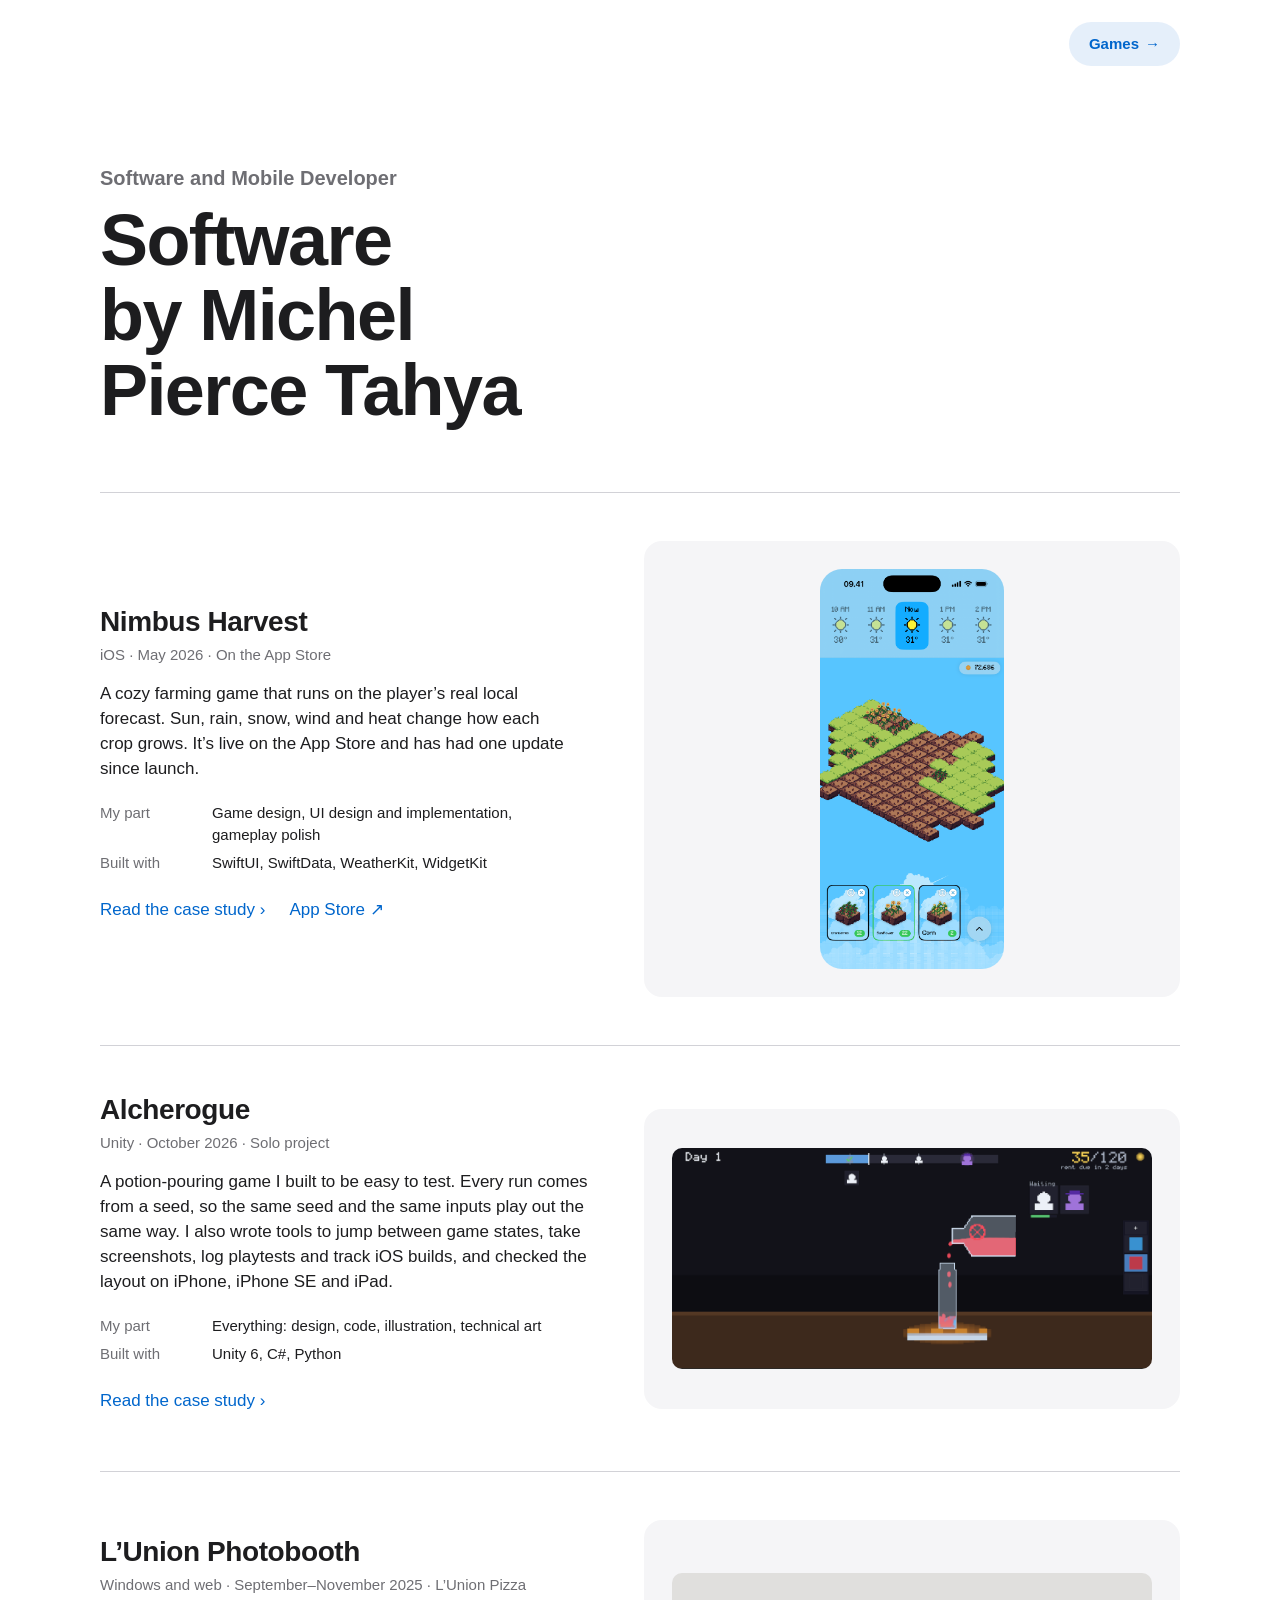
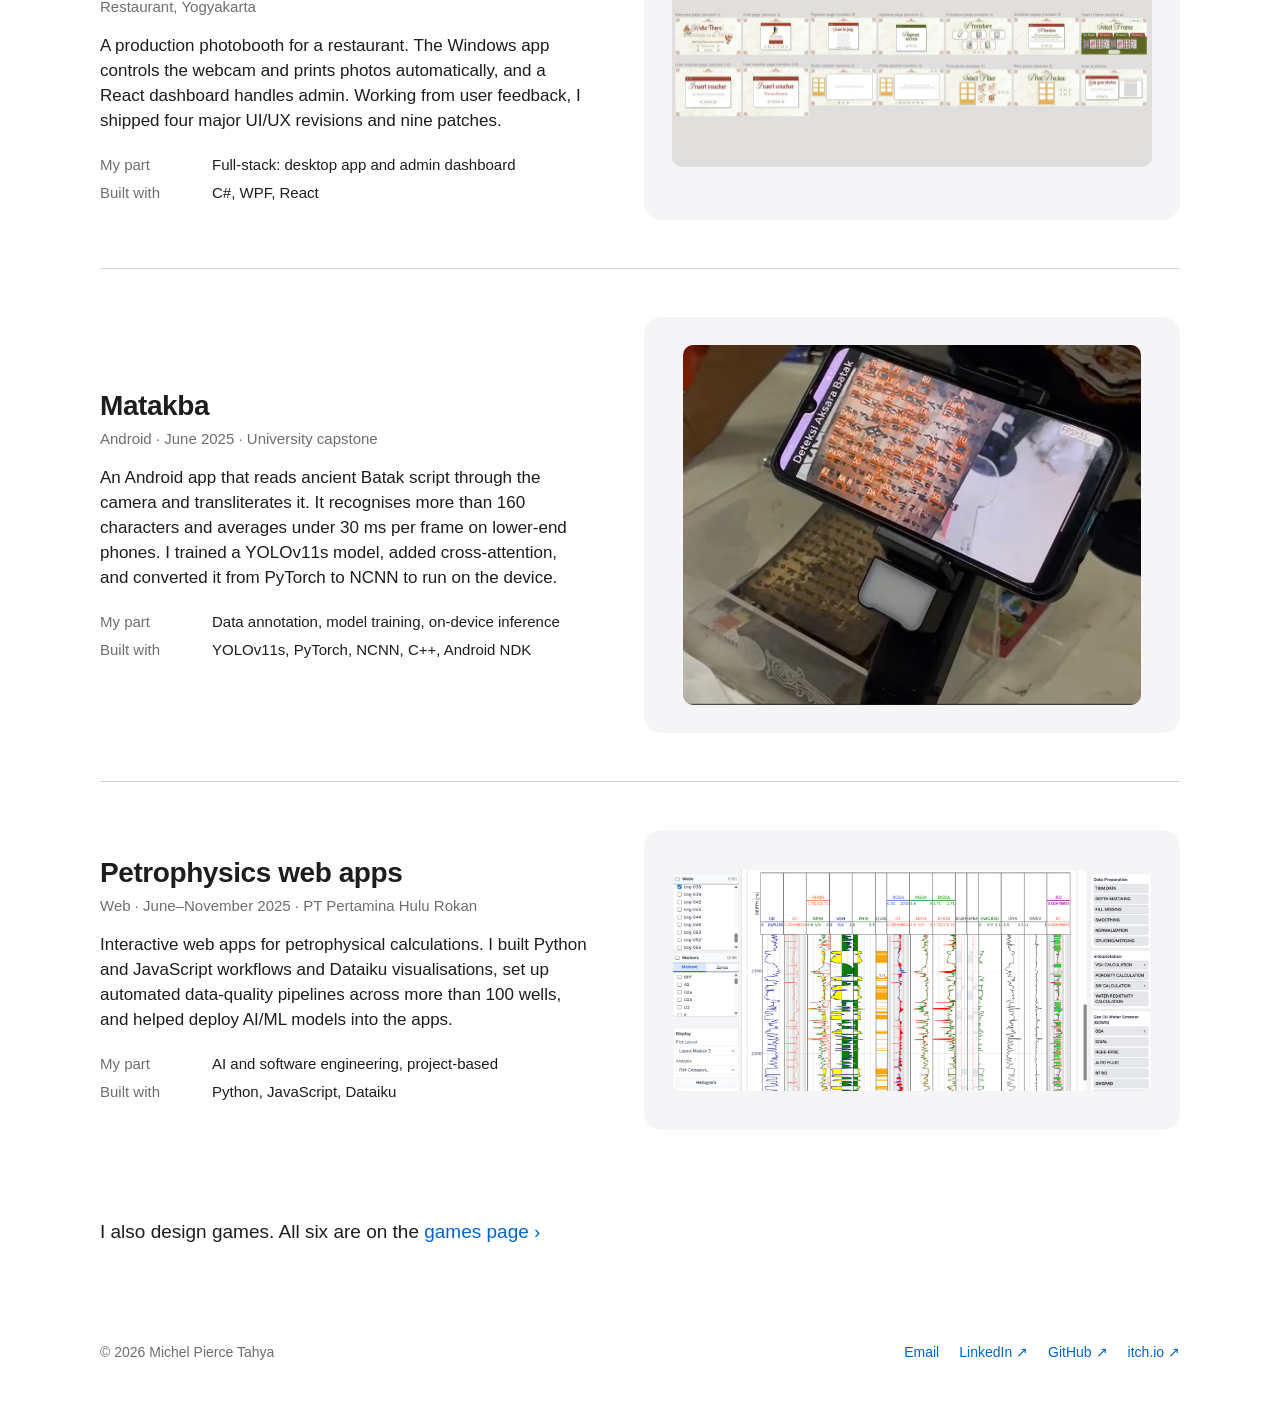
<file: index.html>
<!doctype html>
<html lang="en">
  <head>
    <meta charset="UTF-8" />
    <meta name="viewport" content="width=device-width, initial-scale=1" />
    <meta name="description" content="iOS, Android, desktop and web projects by Michel Pierce Tahya, a software and mobile developer." />
    <meta name="theme-color" content="#ffffff" media="(prefers-color-scheme: light)" />
    <meta name="theme-color" content="#000000" media="(prefers-color-scheme: dark)" />
    <title>Software by Michel Pierce Tahya</title>
    <link rel="stylesheet" href="styles.css" />
  </head>
  <body>
    <header class="wrap">
      <nav class="topbar topbar-end" aria-label="Portfolio sections"><a class="button" href="games/">Games <span aria-hidden="true">→</span></a></nav>
      <div class="page-header">
        <p class="eyebrow">Software and Mobile Developer</p>
        <h1>Software by Michel Pierce Tahya</h1>
      </div>
    </header>

    <main class="wrap" aria-label="Software projects">
      <article class="work">
        <div>
          <h2><a href="games/nimbus-harvest.html">Nimbus Harvest</a></h2>
          <p class="meta">iOS · <time datetime="2026-05-25">May 2026</time> · On the App Store</p>
          <p class="summary">A cozy farming game that runs on the player’s real local forecast. Sun, rain, snow, wind and heat change how each crop grows. It’s live on the App Store and has had one update since launch.</p>
          <dl class="facts">
            <div><dt>My part</dt><dd>Game design, UI design and implementation, gameplay polish</dd></div>
            <div><dt>Built with</dt><dd>SwiftUI, SwiftData, WeatherKit, WidgetKit</dd></div>
          </dl>
          <ul class="links"><li><a href="games/nimbus-harvest.html">Read the case study ›</a></li><li><a href="https://apps.apple.com/id/app/nimbus-harvest/id6770053044" target="_blank" rel="noreferrer">App Store ↗</a></li></ul>
        </div>
        <a class="work-media" href="games/nimbus-harvest.html" tabindex="-1" aria-hidden="true"><img class="phone" src="assets/nimbus-harvest/farm_page.png" width="1206" height="2622" alt="Nimbus Harvest farm on a sunny day" /></a>
      </article>
      <article class="work">
        <div>
          <h2><a href="games/alcherogue.html">Alcherogue</a></h2>
          <p class="meta">Unity · <time datetime="2026-10-08">October 2026</time> · Solo project</p>
          <p class="summary">A potion-pouring game I built to be easy to test. Every run comes from a seed, so the same seed and the same inputs play out the same way. I also wrote tools to jump between game states, take screenshots, log playtests and track iOS builds, and checked the layout on iPhone, iPhone SE and iPad.</p>
          <dl class="facts">
            <div><dt>My part</dt><dd>Everything: design, code, illustration, technical art</dd></div>
            <div><dt>Built with</dt><dd>Unity 6, C#, Python</dd></div>
          </dl>
          <ul class="links"><li><a href="games/alcherogue.html">Read the case study ›</a></li></ul>
        </div>
        <a class="work-media" href="games/alcherogue.html" tabindex="-1" aria-hidden="true"><img src="assets/alcherogue/pouring_gameplay.png" width="2258" height="1040" alt="Alcherogue potion pouring gameplay" loading="lazy" /></a>
      </article>
      <article class="work">
        <div>
          <h2>L’Union Photobooth</h2>
          <p class="meta">Windows and web · <time datetime="2025-09">September</time>–<time datetime="2025-11">November 2025</time> · L’Union Pizza Restaurant, Yogyakarta</p>
          <p class="summary">A production photobooth for a restaurant. The Windows app controls the webcam and prints photos automatically, and a React dashboard handles admin. Working from user feedback, I shipped four major UI/UX revisions and nine patches.</p>
          <dl class="facts">
            <div><dt>My part</dt><dd>Full-stack: desktop app and admin dashboard</dd></div>
            <div><dt>Built with</dt><dd>C#, WPF, React</dd></div>
          </dl>
        </div>
        <div class="work-media"><img src="assets/software/lunion-photobooth-ui.jpg" width="1920" height="777" alt="L’Union Photobooth screens, from the welcome screen through payment, capture and printing" loading="lazy" /></div>
      </article>
      <article class="work">
        <div>
          <h2>Matakba</h2>
          <p class="meta">Android · <time datetime="2025-06">June 2025</time> · University capstone</p>
          <p class="summary">An Android app that reads ancient Batak script through the camera and transliterates it. It recognises more than 160 characters and averages under 30 ms per frame on lower-end phones. I trained a YOLOv11s model, added cross-attention, and converted it from PyTorch to NCNN to run on the device.</p>
          <dl class="facts">
            <div><dt>My part</dt><dd>Data annotation, model training, on-device inference</dd></div>
            <div><dt>Built with</dt><dd>YOLOv11s, PyTorch, NCNN, C++, Android NDK</dd></div>
          </dl>
        </div>
        <div class="work-media"><img src="assets/software/matakba-live-recognition.png" width="817" height="643" alt="Matakba recognising Batak characters live through a phone camera" loading="lazy" /></div>
      </article>
      <article class="work">
        <div>
          <h2>Petrophysics web apps</h2>
          <p class="meta">Web · <time datetime="2025-06">June</time>–<time datetime="2025-11">November 2025</time> · PT Pertamina Hulu Rokan</p>
          <p class="summary">Interactive web apps for petrophysical calculations. I built Python and JavaScript workflows and Dataiku visualisations, set up automated data-quality pipelines across more than 100 wells, and helped deploy AI/ML models into the apps.</p>
          <dl class="facts">
            <div><dt>My part</dt><dd>AI and software engineering, project-based</dd></div>
            <div><dt>Built with</dt><dd>Python, JavaScript, Dataiku</dd></div>
          </dl>
        </div>
        <div class="work-media"><img src="assets/software/well-logging-analysis.png" width="1400" height="643" alt="Well-log analysis app with several petrophysical tracks and controls" loading="lazy" /></div>
      </article>
      <p class="more">I also design games. All six are on the <a href="games/">games page ›</a></p>
    </main>

    <footer class="site-footer wrap">
      <p>© <span id="year">2026</span> Michel Pierce Tahya</p>
      <ul aria-label="Contact">
        <li><a href="mailto:michelpiercetahya@gmail.com">Email</a></li>
        <li><a href="https://www.linkedin.com/in/micheltahya/" target="_blank" rel="noreferrer">LinkedIn ↗</a></li>
        <li><a href="https://github.com/MichelPT" target="_blank" rel="noreferrer">GitHub ↗</a></li>
        <li><a href="https://obil.itch.io" target="_blank" rel="noreferrer">itch.io ↗</a></li>
      </ul>
    </footer>
    <script src="script.js"></script>
  </body>
</html>
</file>
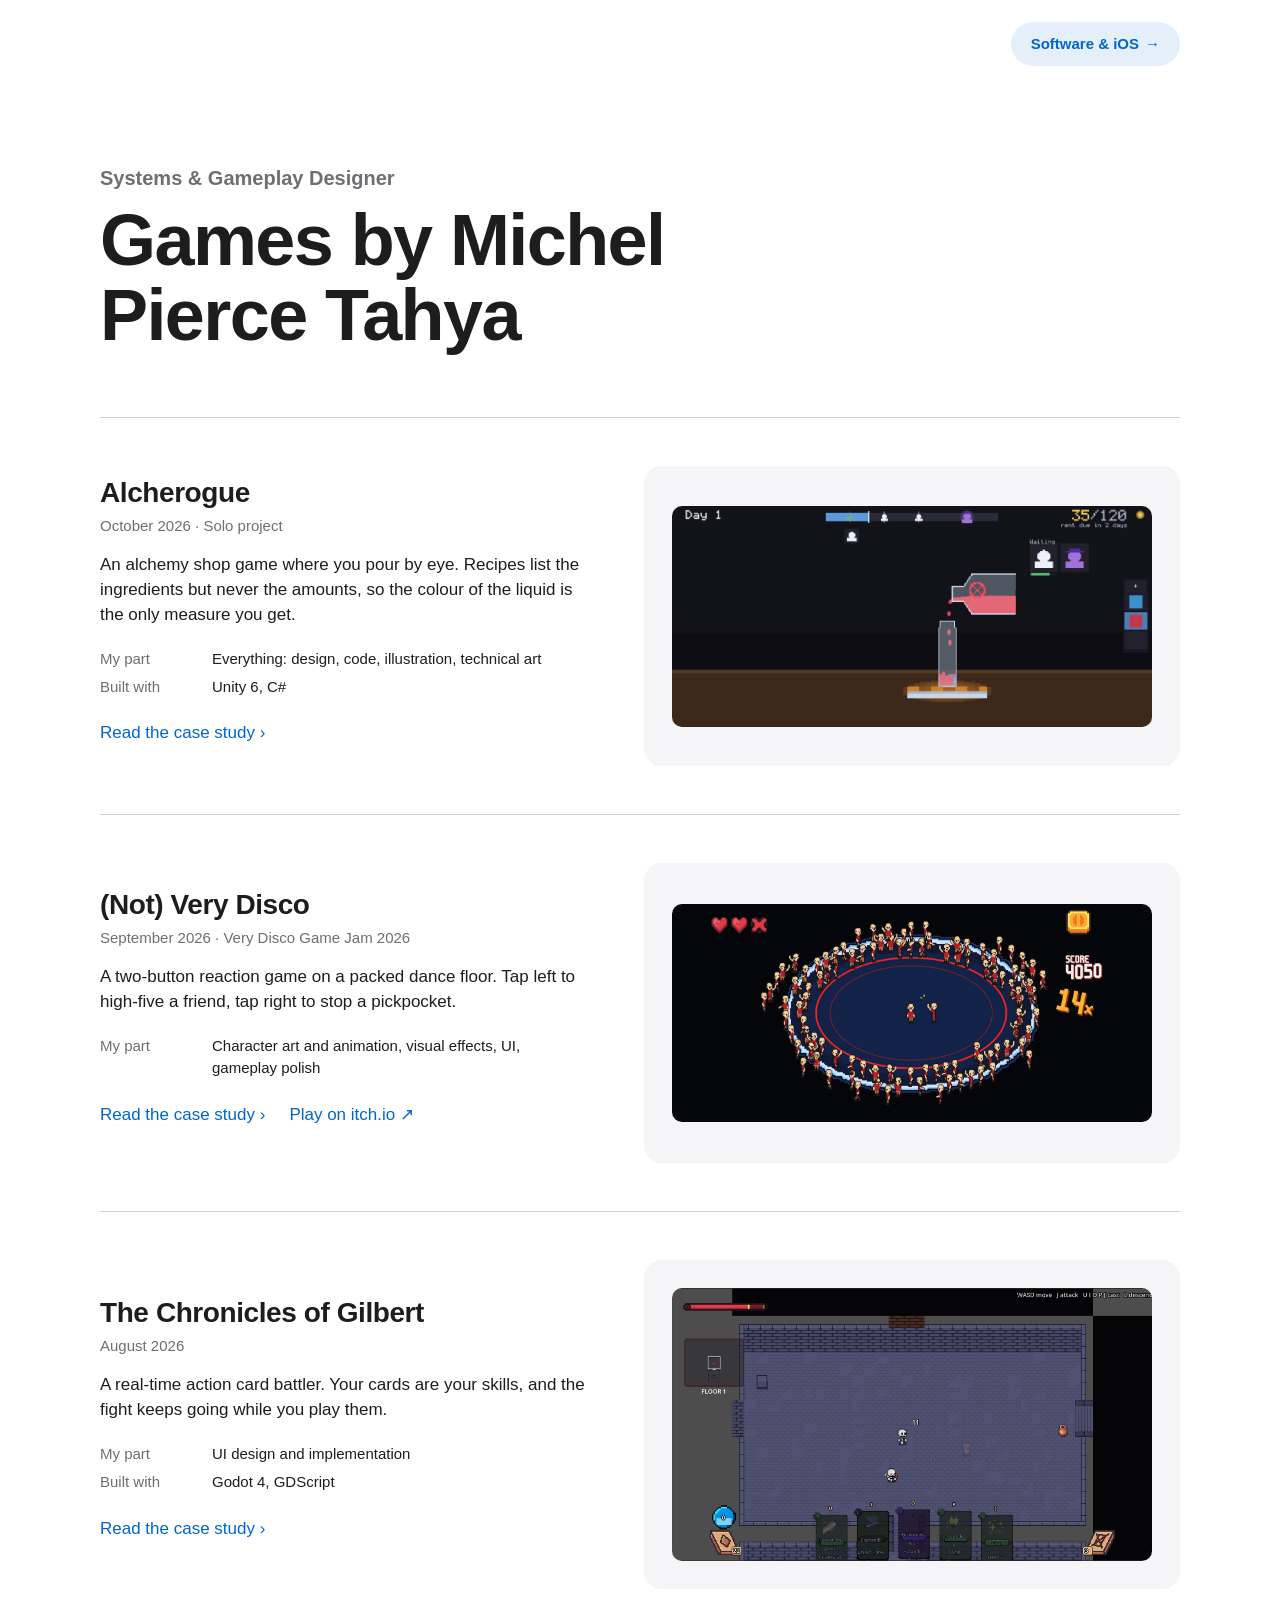
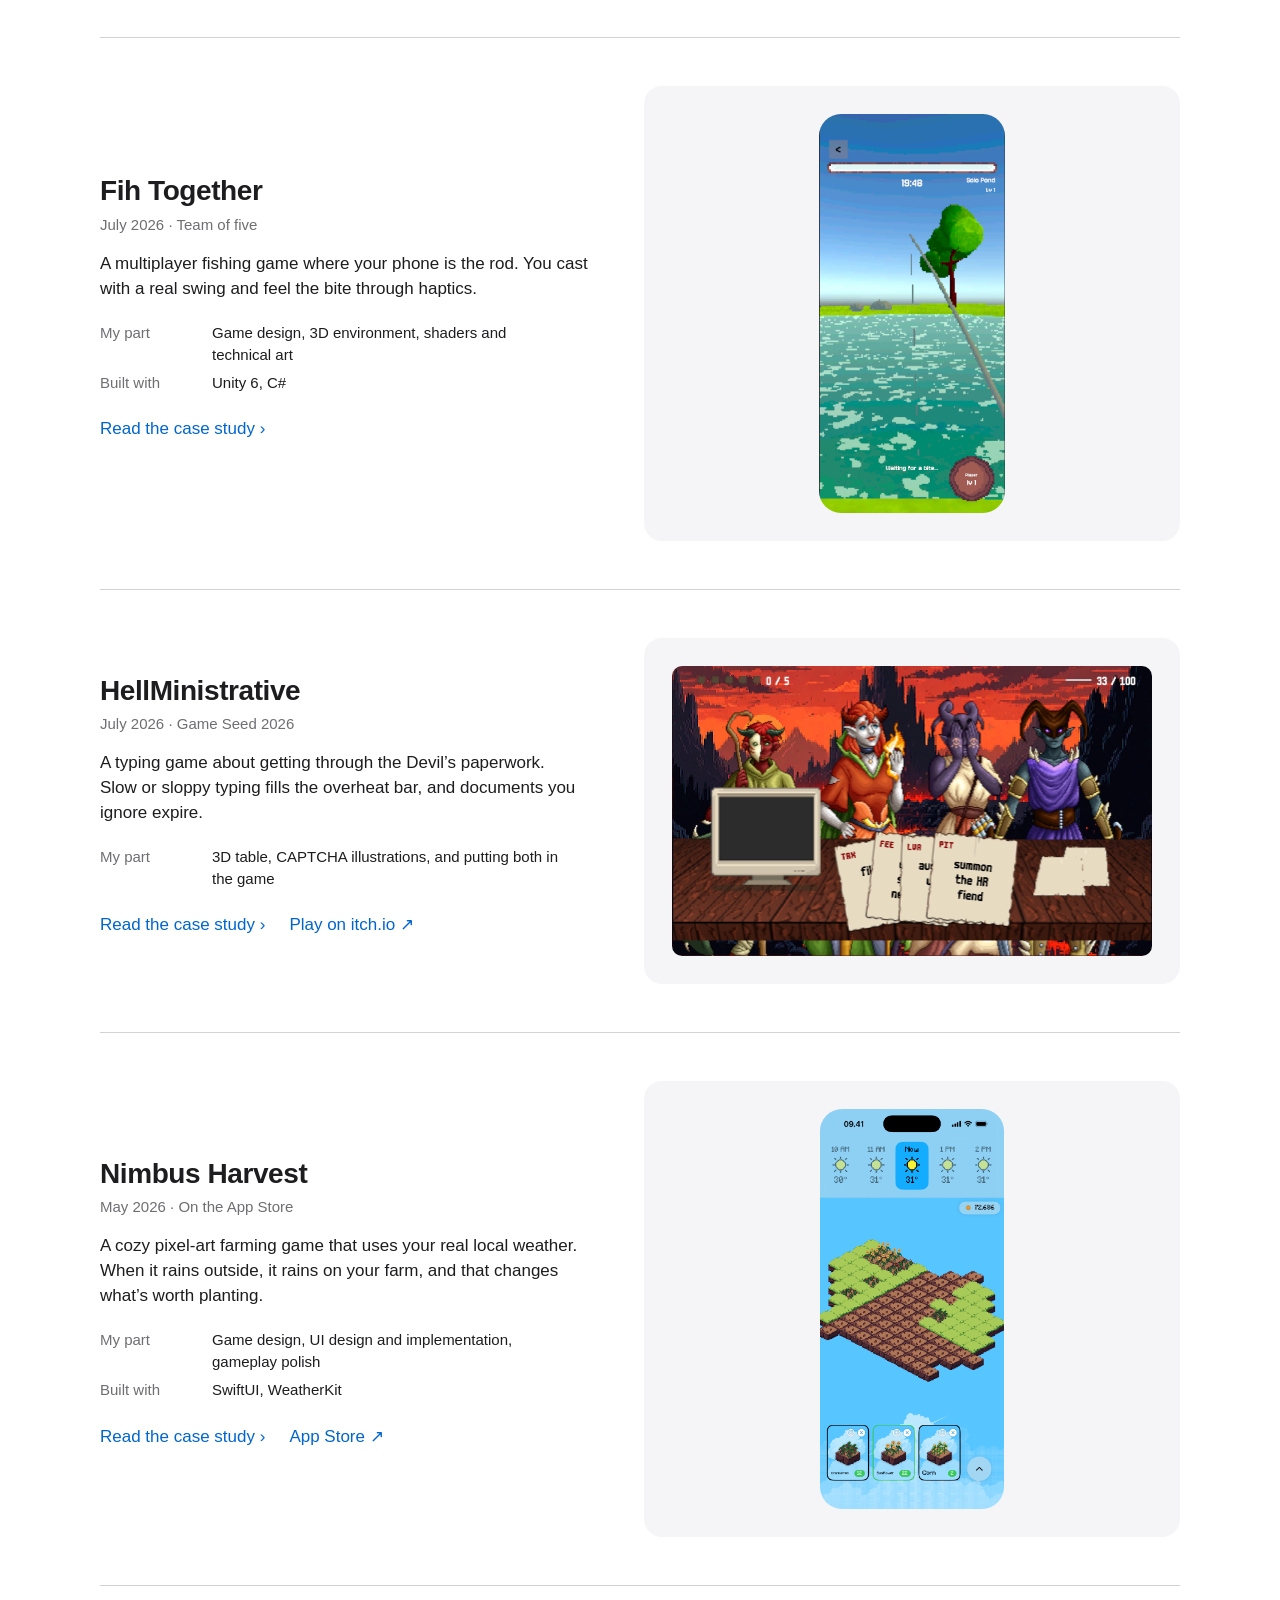
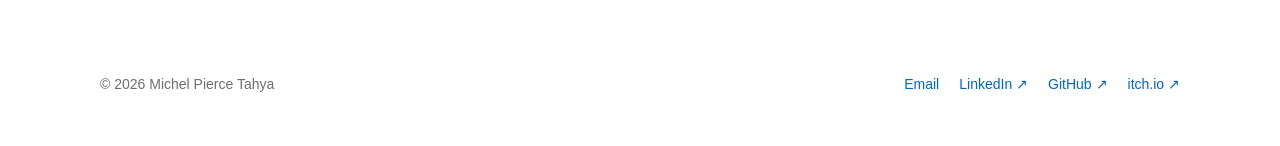
<file: games/index.html>
<!doctype html>
<html lang="en">
  <head>
    <meta charset="UTF-8" />
    <meta name="viewport" content="width=device-width, initial-scale=1" />
    <meta name="description" content="Six games by Michel Pierce Tahya, a systems and gameplay designer, with notes on design, playtesting and what changed." />
    <meta name="theme-color" content="#ffffff" media="(prefers-color-scheme: light)" />
    <meta name="theme-color" content="#000000" media="(prefers-color-scheme: dark)" />
    <title>Games by Michel Pierce Tahya</title>
    <link rel="stylesheet" href="../styles.css" />
  </head>
  <body>
    <header class="wrap">
      <nav class="topbar topbar-end" aria-label="Portfolio sections"><a class="button" href="../">Software &amp; iOS <span aria-hidden="true">→</span></a></nav>
      <div class="page-header">
        <p class="eyebrow">Systems &amp; Gameplay Designer</p>
        <h1>Games by Michel Pierce Tahya</h1>
      </div>
    </header>

    <main class="wrap" aria-label="Games">
      <article class="work">
        <div>
          <h2><a href="alcherogue.html">Alcherogue</a></h2>
          <p class="meta"><time datetime="2026-10-08">October 2026</time> · Solo project</p>
          <p class="summary">An alchemy shop game where you pour by eye. Recipes list the ingredients but never the amounts, so the colour of the liquid is the only measure you get.</p>
          <dl class="facts">
            <div><dt>My part</dt><dd>Everything: design, code, illustration, technical art</dd></div>
            <div><dt>Built with</dt><dd>Unity 6, C#</dd></div>
          </dl>
          <ul class="links"><li><a href="alcherogue.html">Read the case study ›</a></li></ul>
        </div>
        <a class="work-media" href="alcherogue.html" tabindex="-1" aria-hidden="true"><img src="../assets/alcherogue/pouring_gameplay.png" width="2258" height="1040" alt="Alcherogue potion pouring gameplay" /></a>
      </article>
      <article class="work">
        <div>
          <h2><a href="not-very-disco.html">(Not) Very Disco</a></h2>
          <p class="meta"><time datetime="2026-09-30">September 2026</time> · Very Disco Game Jam 2026</p>
          <p class="summary">A two-button reaction game on a packed dance floor. Tap left to high-five a friend, tap right to stop a pickpocket.</p>
          <dl class="facts">
            <div><dt>My part</dt><dd>Character art and animation, visual effects, UI, gameplay polish</dd></div>
          </dl>
          <ul class="links"><li><a href="not-very-disco.html">Read the case study ›</a></li><li><a href="https://obil.itch.io/not-very-disco" target="_blank" rel="noreferrer">Play on itch.io ↗</a></li></ul>
        </div>
        <a class="work-media" href="not-very-disco.html" tabindex="-1" aria-hidden="true"><img src="../assets/not-very-disco/gameplay-1.png" width="2982" height="1352" alt="(Not) Very Disco high-five gameplay" loading="lazy" /></a>
      </article>
      <article class="work">
        <div>
          <h2><a href="the-chronicles-of-gilbert.html">The Chronicles of Gilbert</a></h2>
          <p class="meta"><time datetime="2026-08-27">August 2026</time></p>
          <p class="summary">A real-time action card battler. Your cards are your skills, and the fight keeps going while you play them.</p>
          <dl class="facts">
            <div><dt>My part</dt><dd>UI design and implementation</dd></div>
            <div><dt>Built with</dt><dd>Godot 4, GDScript</dd></div>
          </dl>
          <ul class="links"><li><a href="the-chronicles-of-gilbert.html">Read the case study ›</a></li></ul>
        </div>
        <a class="work-media" href="the-chronicles-of-gilbert.html" tabindex="-1" aria-hidden="true"><img src="../assets/the-chronicles-of-gilbert/gameplay.png" width="1852" height="1050" alt="The Chronicles of Gilbert dungeon combat" loading="lazy" /></a>
      </article>
      <article class="work">
        <div>
          <h2><a href="fih-together.html">Fih Together</a></h2>
          <p class="meta"><time datetime="2026-07-12">July 2026</time> · Team of five</p>
          <p class="summary">A multiplayer fishing game where your phone is the rod. You cast with a real swing and feel the bite through haptics.</p>
          <dl class="facts">
            <div><dt>My part</dt><dd>Game design, 3D environment, shaders and technical art</dd></div>
            <div><dt>Built with</dt><dd>Unity 6, C#</dd></div>
          </dl>
          <ul class="links"><li><a href="fih-together.html">Read the case study ›</a></li></ul>
        </div>
        <a class="work-media" href="fih-together.html" tabindex="-1" aria-hidden="true"><img class="phone" src="../assets/fih-together/mobile_gameplay.png" width="536" height="1154" alt="Fih Together fishing gameplay on a phone" loading="lazy" /></a>
      </article>
      <article class="work">
        <div>
          <h2><a href="hellministrative.html">HellMinistrative</a></h2>
          <p class="meta"><time datetime="2026-07-04">July 2026</time> · Game Seed 2026</p>
          <p class="summary">A typing game about getting through the Devil’s paperwork. Slow or sloppy typing fills the overheat bar, and documents you ignore expire.</p>
          <dl class="facts">
            <div><dt>My part</dt><dd>3D table, CAPTCHA illustrations, and putting both in the game</dd></div>
          </dl>
          <ul class="links"><li><a href="hellministrative.html">Read the case study ›</a></li><li><a href="https://obil.itch.io/hellministrative" target="_blank" rel="noreferrer">Play on itch.io ↗</a></li></ul>
        </div>
        <a class="work-media" href="hellministrative.html" tabindex="-1" aria-hidden="true"><img src="../assets/hellministrative/gameplay-1.png" width="1922" height="1158" alt="HellMinistrative document queue and overheat bar" loading="lazy" /></a>
      </article>
      <article class="work">
        <div>
          <h2><a href="nimbus-harvest.html">Nimbus Harvest</a></h2>
          <p class="meta"><time datetime="2026-05-25">May 2026</time> · On the App Store</p>
          <p class="summary">A cozy pixel-art farming game that uses your real local weather. When it rains outside, it rains on your farm, and that changes what’s worth planting.</p>
          <dl class="facts">
            <div><dt>My part</dt><dd>Game design, UI design and implementation, gameplay polish</dd></div>
            <div><dt>Built with</dt><dd>SwiftUI, WeatherKit</dd></div>
          </dl>
          <ul class="links"><li><a href="nimbus-harvest.html">Read the case study ›</a></li><li><a href="https://apps.apple.com/id/app/nimbus-harvest/id6770053044" target="_blank" rel="noreferrer">App Store ↗</a></li></ul>
        </div>
        <a class="work-media" href="nimbus-harvest.html" tabindex="-1" aria-hidden="true"><img class="phone" src="../assets/nimbus-harvest/farm_page.png" width="1206" height="2622" alt="Nimbus Harvest farm on a sunny day" loading="lazy" /></a>
      </article>
    </main>

    <footer class="site-footer wrap">
      <p>© <span id="year">2026</span> Michel Pierce Tahya</p>
      <ul aria-label="Contact">
        <li><a href="mailto:michelpiercetahya@gmail.com">Email</a></li>
        <li><a href="https://www.linkedin.com/in/micheltahya/" target="_blank" rel="noreferrer">LinkedIn ↗</a></li>
        <li><a href="https://github.com/MichelPT" target="_blank" rel="noreferrer">GitHub ↗</a></li>
        <li><a href="https://obil.itch.io" target="_blank" rel="noreferrer">itch.io ↗</a></li>
      </ul>
    </footer>
    <script src="../script.js"></script>
  </body>
</html>
</file>
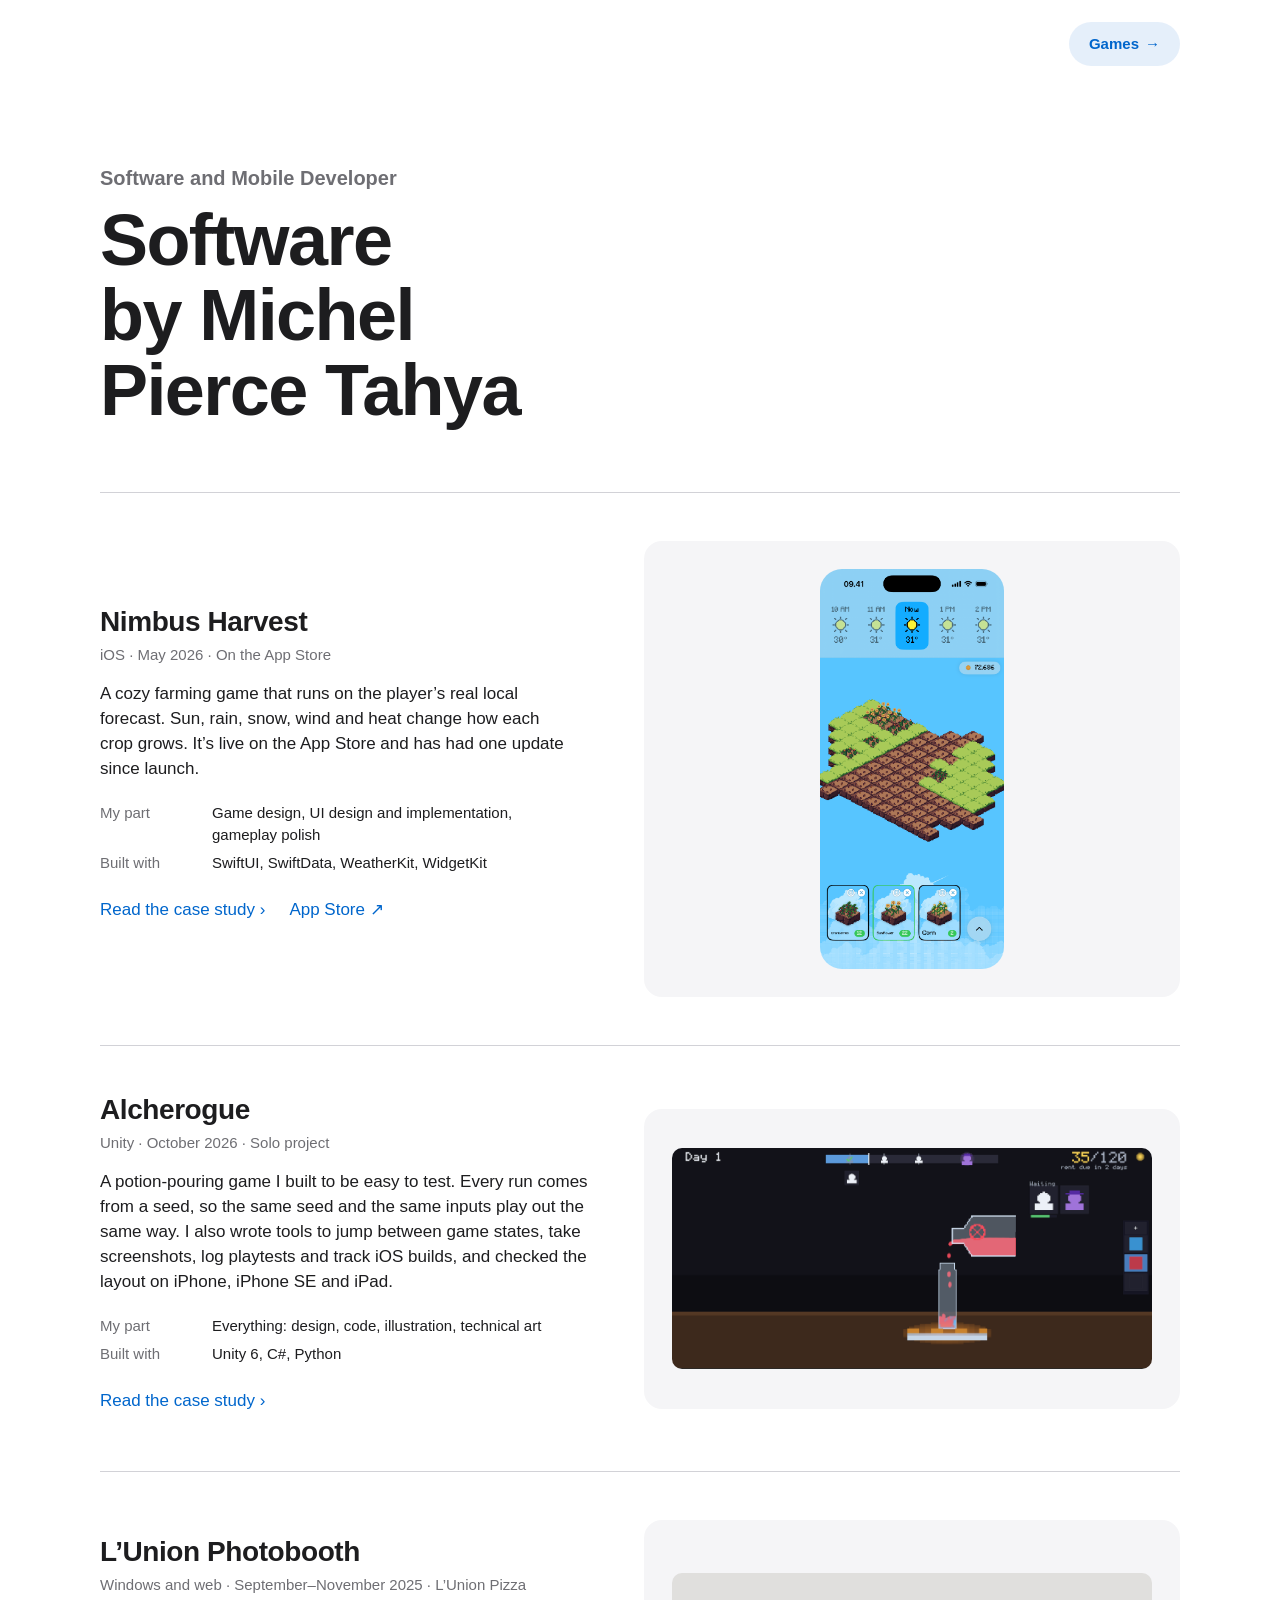
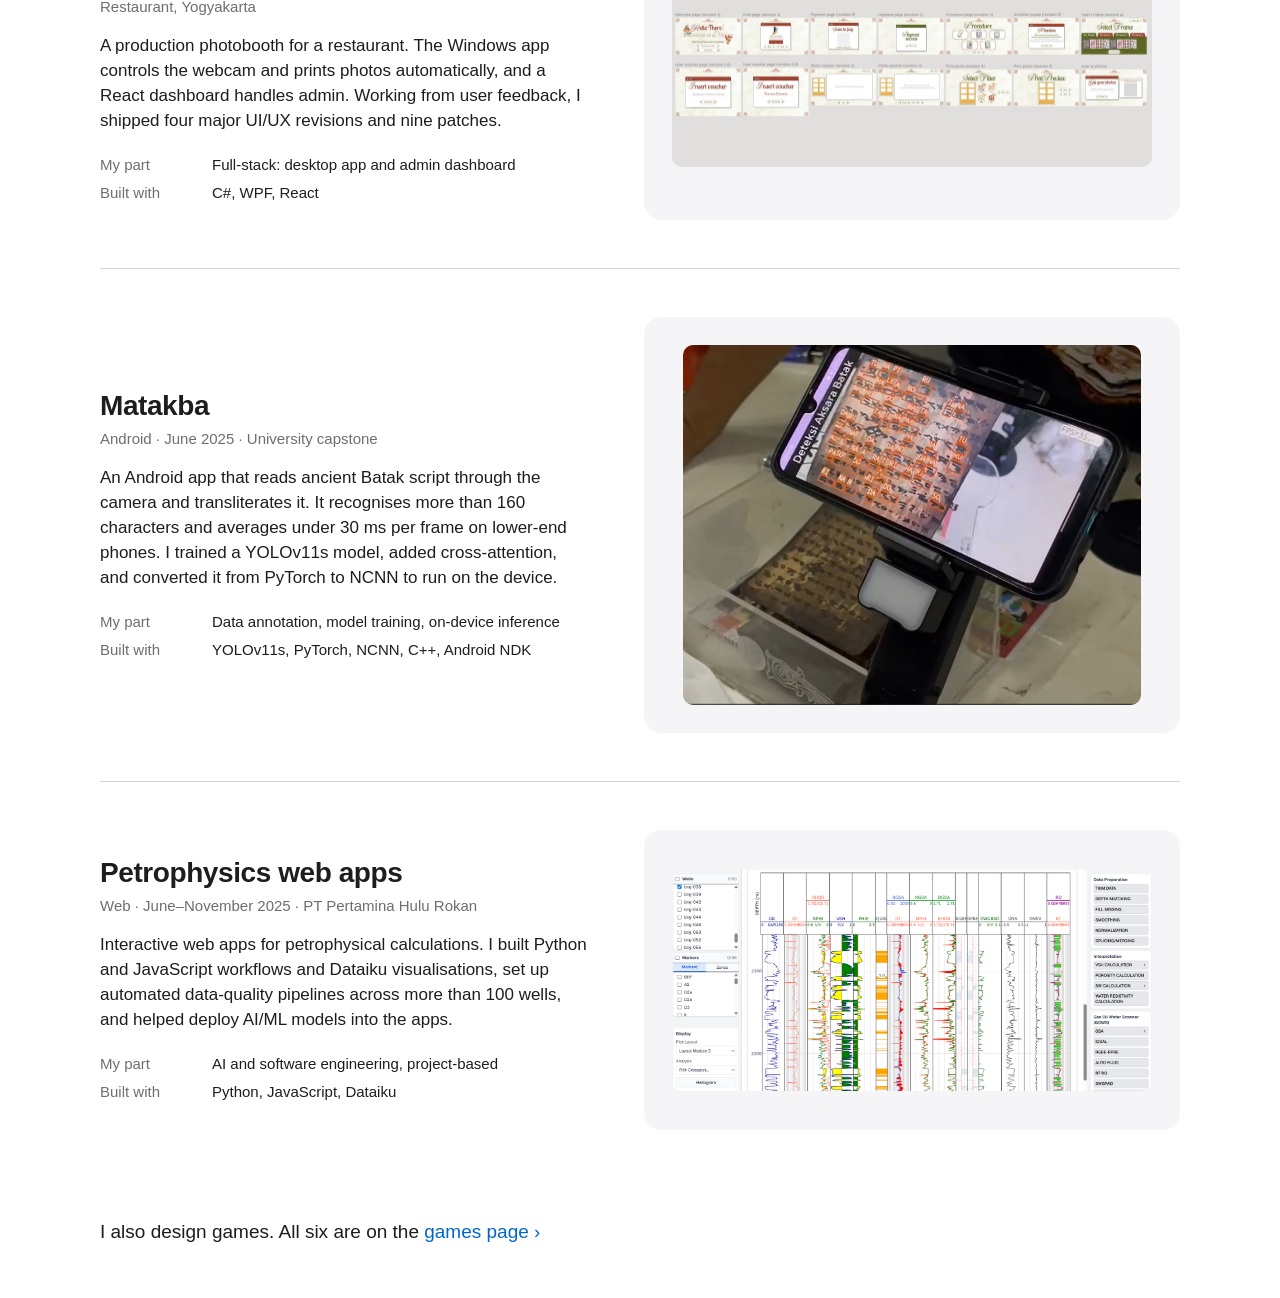
<file: ios/index.html>
<!doctype html>
<html lang="en">
  <head>
    <meta charset="UTF-8" />
    <meta name="viewport" content="width=device-width, initial-scale=1" />
    <meta http-equiv="refresh" content="0; url=../" />
    <meta name="robots" content="noindex" />
    <title>Software by Michel Pierce Tahya</title>
    <link rel="stylesheet" href="../styles.css" />
  </head>
  <body>
    <main class="wrap">
      <div class="page-header">
        <p class="eyebrow">This page has moved</p>
        <h1>Software projects are on the homepage now.</h1>
        <p class="more"><a href="../">Go to the homepage ›</a></p>
      </div>
    </main>
  </body>
</html>
</file>
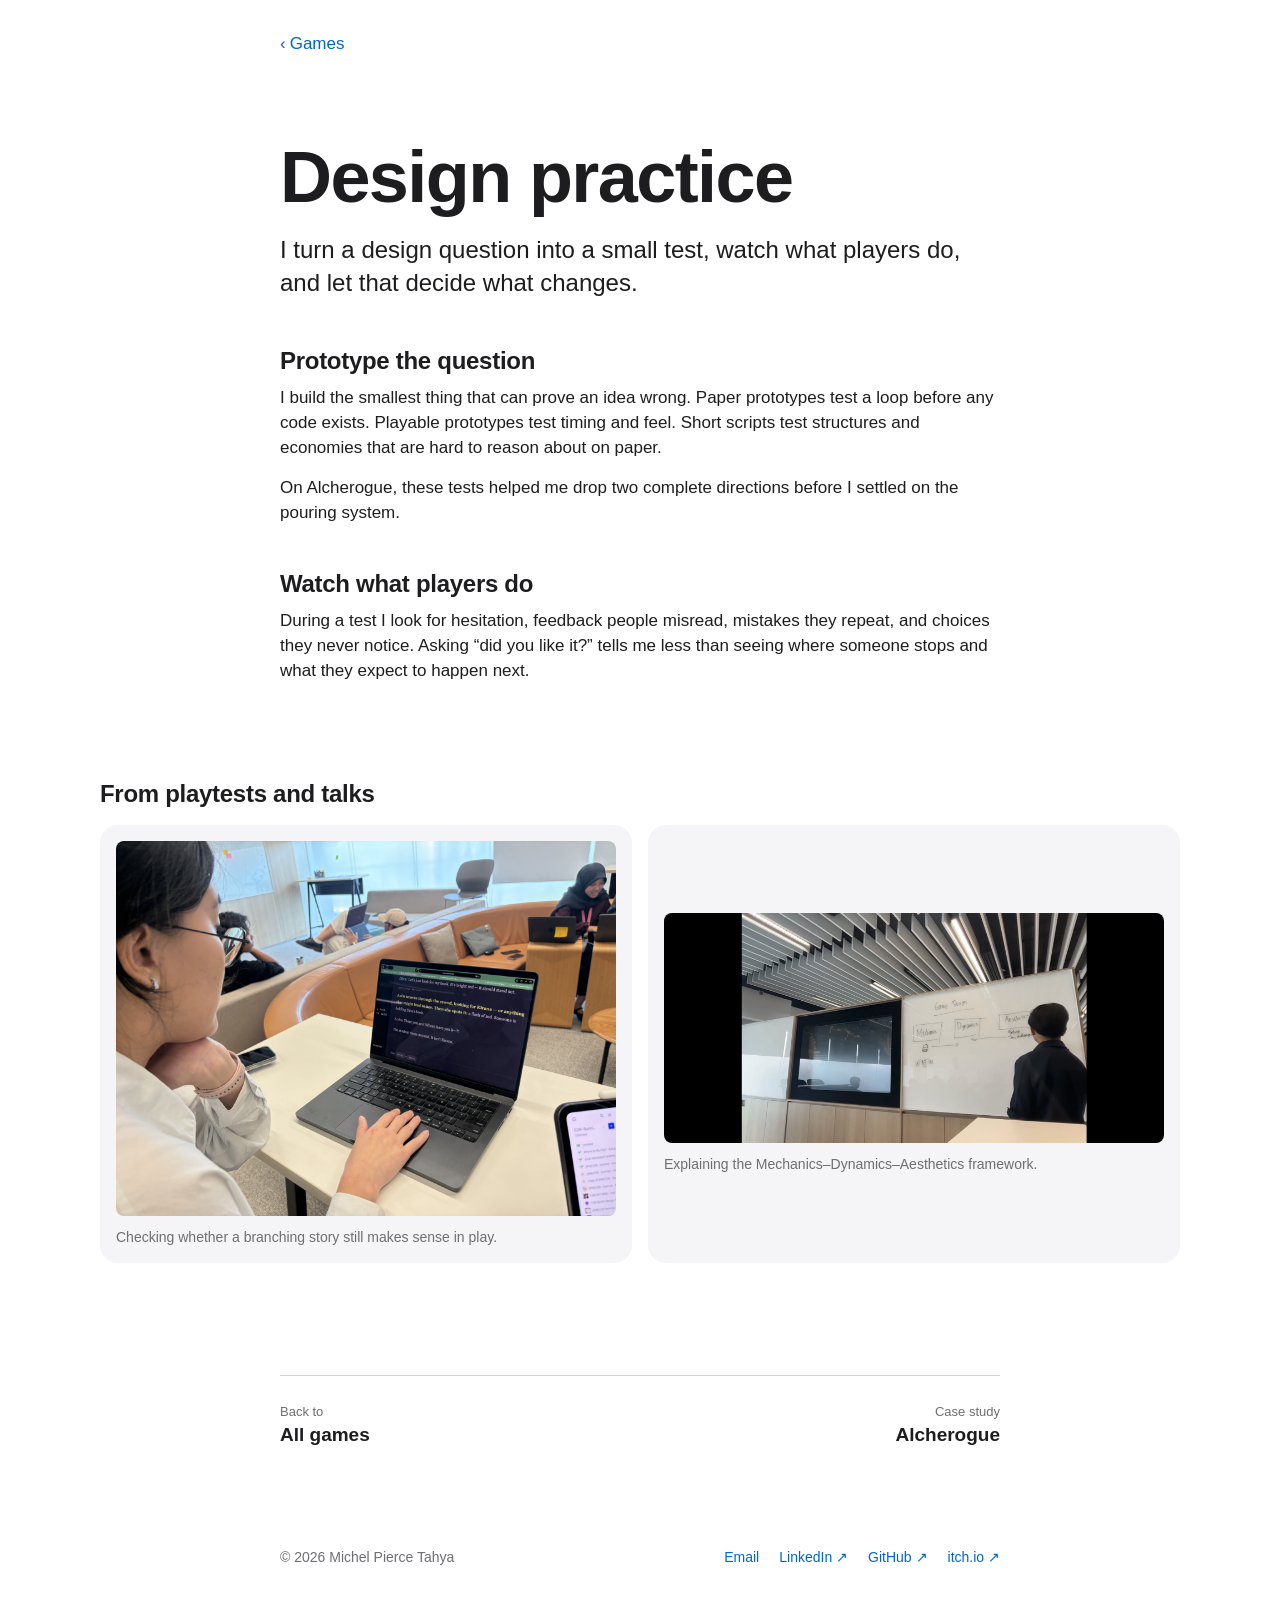
<file: design-practice.html>
<!doctype html>
<html lang="en">
  <head>
    <meta charset="UTF-8" />
    <meta name="viewport" content="width=device-width, initial-scale=1" />
    <meta name="description" content="How Michel Pierce Tahya prototypes and playtests game designs." />
    <meta name="theme-color" content="#ffffff" media="(prefers-color-scheme: light)" />
    <meta name="theme-color" content="#000000" media="(prefers-color-scheme: dark)" />
    <title>Design practice – Michel Pierce Tahya</title>
    <link rel="stylesheet" href="styles.css" />
  </head>
  <body>
    <header class="wrap narrow">
      <nav class="topbar" aria-label="Breadcrumb"><a class="back" href="games/"><span aria-hidden="true">‹</span> Games</a></nav>
    </header>

    <main class="wrap narrow">
      <header class="case-header">
        <h1>Design practice</h1>
        <p class="lede">I turn a design question into a small test, watch what players do, and let that decide what changes.</p>
      </header>

      <div class="prose">
        <section>
          <h2>Prototype the question</h2>
          <p>I build the smallest thing that can prove an idea wrong. Paper prototypes test a loop before any code exists. Playable prototypes test timing and feel. Short scripts test structures and economies that are hard to reason about on paper.</p>
          <p>On Alcherogue, these tests helped me drop two complete directions before I settled on the pouring system.</p>
        </section>
        <section>
          <h2>Watch what players do</h2>
          <p>During a test I look for hesitation, feedback people misread, mistakes they repeat, and choices they never notice. Asking “did you like it?” tells me less than seeing where someone stops and what they expect to happen next.</p>
        </section>
      </div>
      <section class="gallery-section bleed" aria-labelledby="evidence">
        <h2 id="evidence">From playtests and talks</h2>
        <div class="gallery">
          <figure><img src="assets/design-practice/narrative-playtest.jpg" width="1600" height="1200" alt="A player testing a branching narrative prototype on a laptop" loading="lazy" /><figcaption>Checking whether a branching story still makes sense in play.</figcaption></figure>
          <figure><img src="assets/design-practice/mda-sharing.jpg" width="1800" height="828" alt="Michel explaining the Mechanics–Dynamics–Aesthetics framework at a whiteboard" loading="lazy" /><figcaption>Explaining the Mechanics–Dynamics–Aesthetics framework.</figcaption></figure>
        </div>
      </section>

      <nav class="pager" aria-label="Page navigation">
        <a href="games/"><small>Back to</small><strong>All games</strong></a>
        <a class="next" href="games/alcherogue.html"><small>Case study</small><strong>Alcherogue</strong></a>
      </nav>
    </main>

    <footer class="site-footer wrap narrow">
      <p>© <span id="year">2026</span> Michel Pierce Tahya</p>
      <ul aria-label="Contact">
        <li><a href="mailto:michelpiercetahya@gmail.com">Email</a></li>
        <li><a href="https://www.linkedin.com/in/micheltahya/" target="_blank" rel="noreferrer">LinkedIn ↗</a></li>
        <li><a href="https://github.com/MichelPT" target="_blank" rel="noreferrer">GitHub ↗</a></li>
        <li><a href="https://obil.itch.io" target="_blank" rel="noreferrer">itch.io ↗</a></li>
      </ul>
    </footer>
    <script src="script.js"></script>
  </body>
</html>
</file>
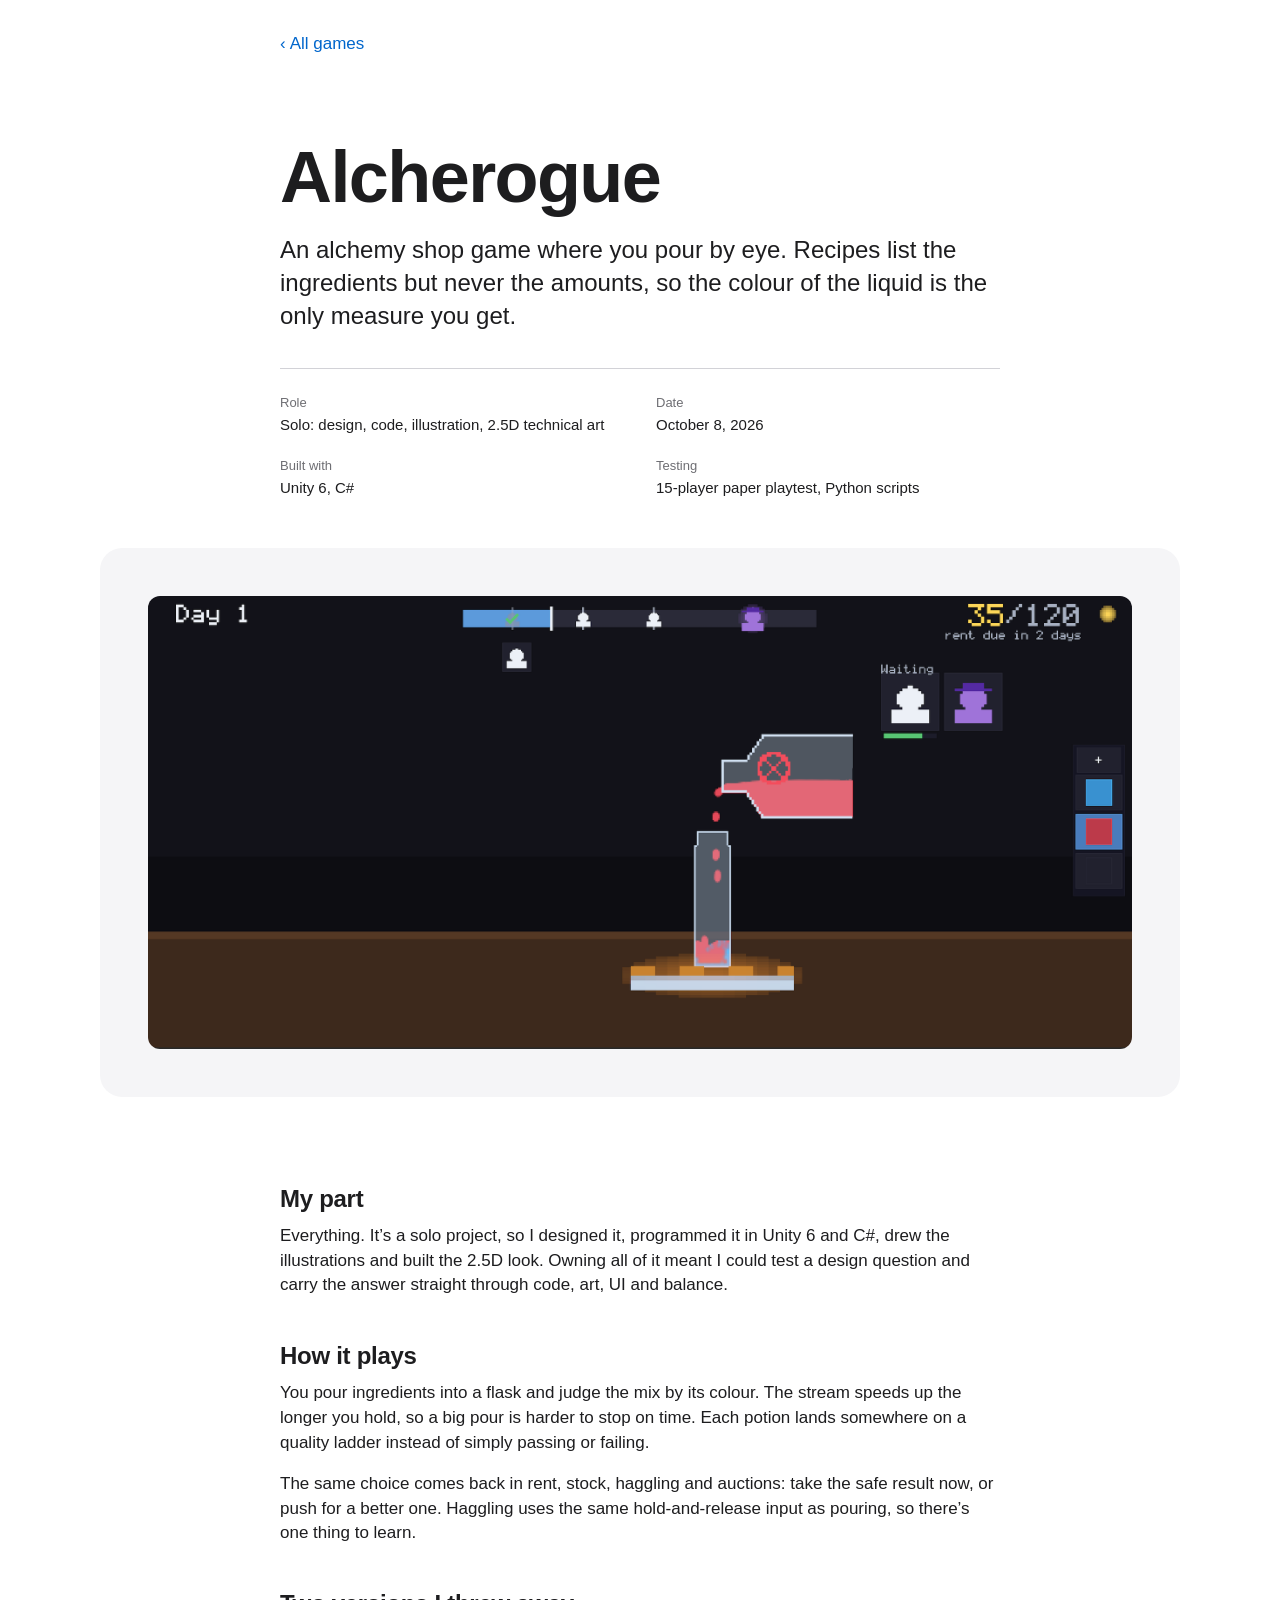
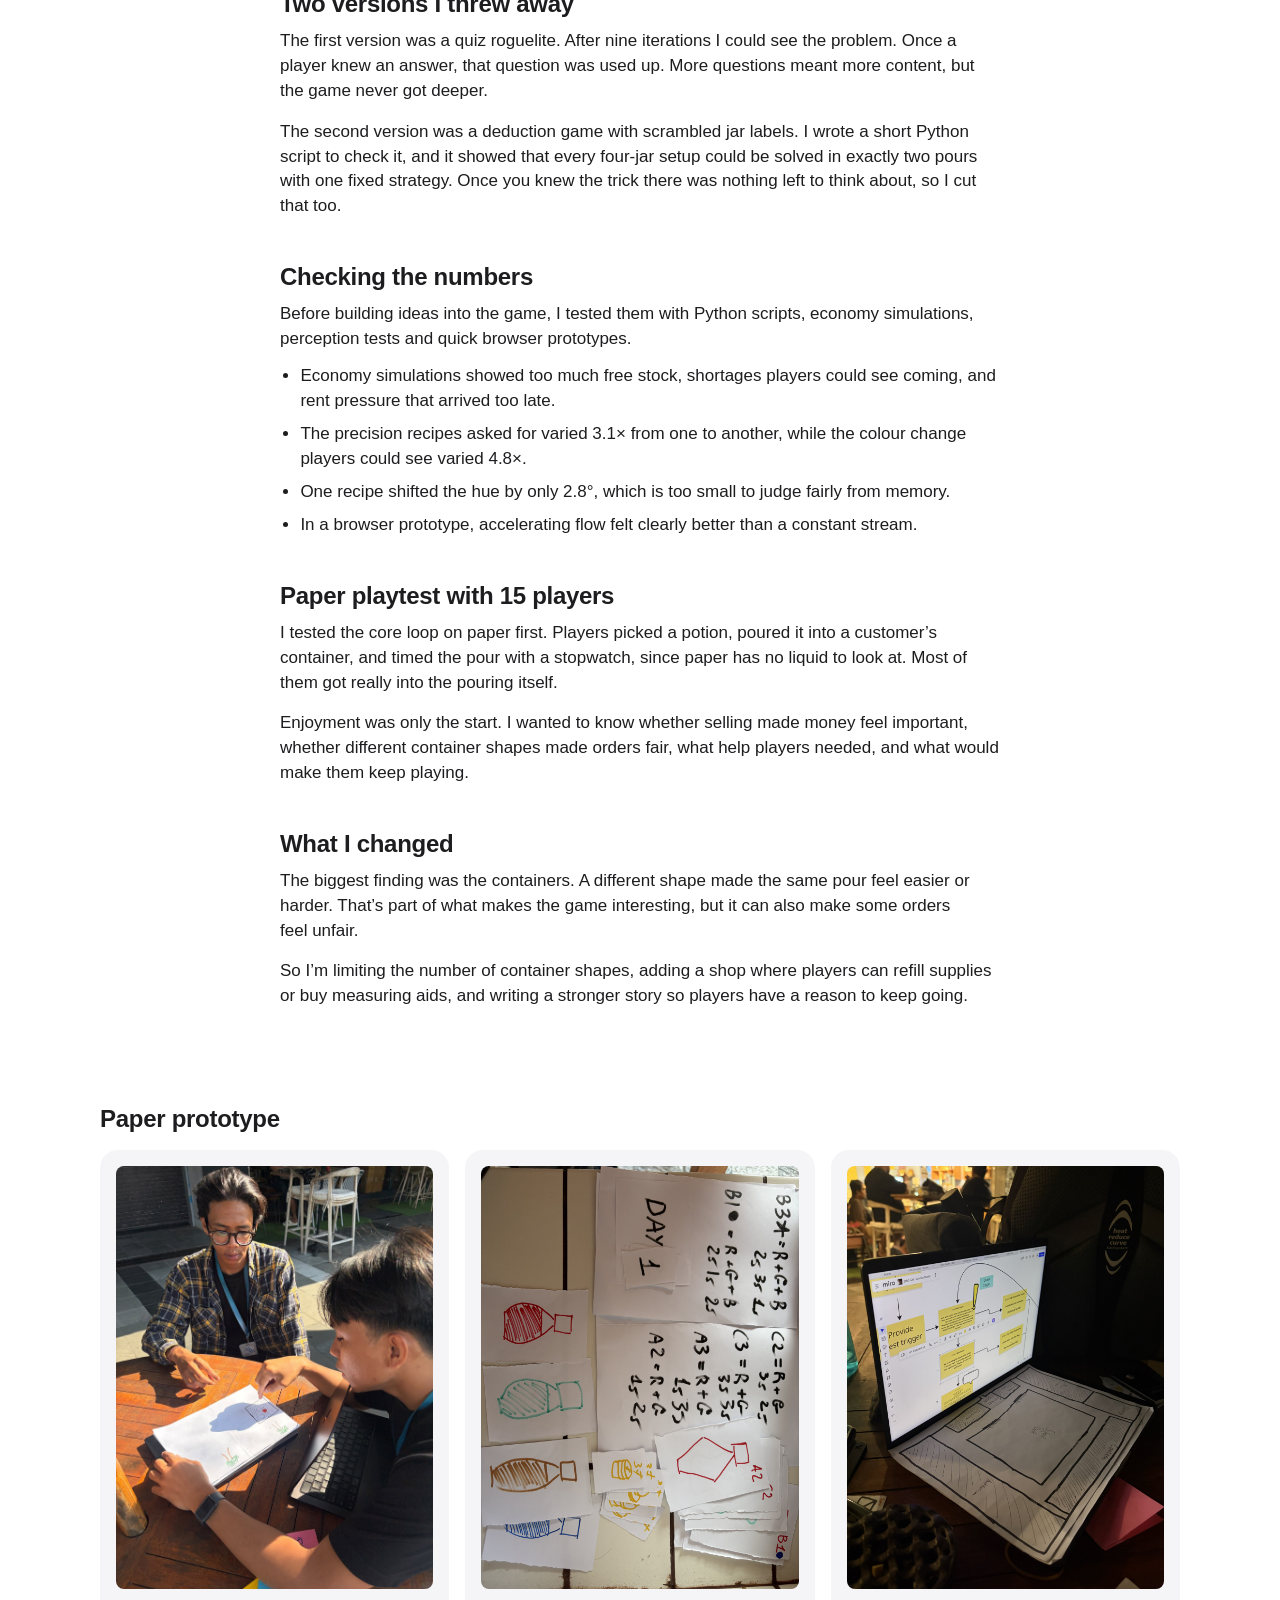
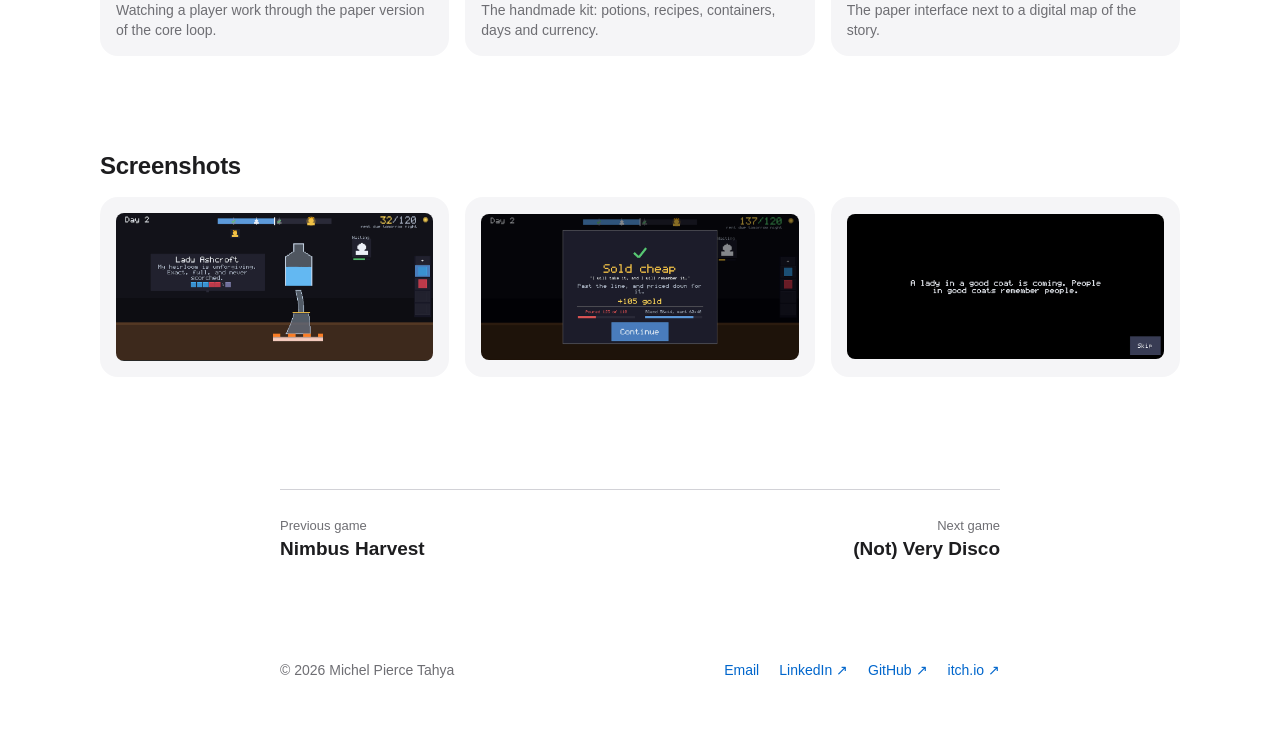
<file: games/alcherogue.html>
<!doctype html>
<html lang="en">
  <head>
    <meta charset="UTF-8" />
    <meta name="viewport" content="width=device-width, initial-scale=1" />
    <meta name="description" content="Alcherogue, a solo alchemy shop game by Michel Pierce Tahya: two cut directions, design checks in Python, and a 15-player paper playtest." />
    <meta name="theme-color" content="#ffffff" media="(prefers-color-scheme: light)" />
    <meta name="theme-color" content="#000000" media="(prefers-color-scheme: dark)" />
    <title>Alcherogue – Michel Pierce Tahya</title>
    <link rel="stylesheet" href="../styles.css" />
  </head>
  <body>
    <header class="wrap narrow">
      <nav class="topbar" aria-label="Breadcrumb"><a class="back" href="index.html"><span aria-hidden="true">‹</span> All games</a></nav>
    </header>

    <main class="wrap narrow">
      <header class="case-header">
        <h1>Alcherogue</h1>
        <p class="lede">An alchemy shop game where you pour by eye. Recipes list the ingredients but never the amounts, so the colour of the liquid is the only measure you get.</p>
        <dl class="case-facts">
        <div><dt>Role</dt><dd>Solo: design, code, illustration, 2.5D technical art</dd></div>
        <div><dt>Date</dt><dd><time datetime="2026-10-08">October 8, 2026</time></dd></div>
        <div><dt>Built with</dt><dd>Unity 6, C#</dd></div>
        <div><dt>Testing</dt><dd>15-player paper playtest, Python scripts</dd></div>
        </dl>
      </header>

      <figure class="hero bleed"><img src="../assets/alcherogue/pouring_gameplay.png" width="2258" height="1040" alt="Pouring a potion in Alcherogue" /></figure>

      <div class="prose">
        <section>
          <h2>My part</h2>
          <p>Everything. It’s a solo project, so I designed it, programmed it in Unity 6 and C#, drew the illustrations and built the 2.5D look. Owning all of it meant I could test a design question and carry the answer straight through code, art, UI and balance.</p>
        </section>
        <section>
          <h2>How it plays</h2>
          <p>You pour ingredients into a flask and judge the mix by its colour. The stream speeds up the longer you hold, so a big pour is harder to stop on time. Each potion lands somewhere on a quality ladder instead of simply passing or failing.</p>
          <p>The same choice comes back in rent, stock, haggling and auctions: take the safe result now, or push for a better one. Haggling uses the same hold-and-release input as pouring, so there’s one thing to learn.</p>
        </section>
        <section>
          <h2>Two versions I threw away</h2>
          <p>The first version was a quiz roguelite. After nine iterations I could see the problem. Once a player knew an answer, that question was used up. More questions meant more content, but the game never got deeper.</p>
          <p>The second version was a deduction game with scrambled jar labels. I wrote a short Python script to check it, and it showed that every four-jar setup could be solved in exactly two pours with one fixed strategy. Once you knew the trick there was nothing left to think about, so I cut that too.</p>
        </section>
        <section>
          <h2>Checking the numbers</h2>
          <p>Before building ideas into the game, I tested them with Python scripts, economy simulations, perception tests and quick browser prototypes.</p>
          <ul><li>Economy simulations showed too much free stock, shortages players could see coming, and rent pressure that arrived too late.</li><li>The precision recipes asked for varied 3.1× from one to another, while the colour change players could see varied 4.8×.</li><li>One recipe shifted the hue by only 2.8°, which is too small to judge fairly from memory.</li><li>In a browser prototype, accelerating flow felt clearly better than a constant stream.</li></ul>
        </section>
        <section>
          <h2>Paper playtest with 15 players</h2>
          <p>I tested the core loop on paper first. Players picked a potion, poured it into a customer’s container, and timed the pour with a stopwatch, since paper has no liquid to look at. Most of them got really into the pouring itself.</p>
          <p>Enjoyment was only the start. I wanted to know whether selling made money feel important, whether different container shapes made orders fair, what help players needed, and what would make them keep playing.</p>
        </section>
        <section>
          <h2>What I changed</h2>
          <p>The biggest finding was the containers. A different shape made the same pour feel easier or harder. That’s part of what makes the game interesting, but it can also make some orders feel unfair.</p>
          <p>So I’m limiting the number of container shapes, adding a shop where players can refill supplies or buy measuring aids, and writing a stronger story so players have a reason to keep going.</p>
        </section>
      </div>
      <section class="gallery-section bleed" aria-labelledby="paper-prototype">
        <h2 id="paper-prototype">Paper prototype</h2>
        <div class="gallery">
          <figure><img src="../assets/alcherogue/process/paper-playtest.jpg" width="1350" height="1800" alt="Michel watching a player test the Alcherogue paper prototype" loading="lazy" /><figcaption>Watching a player work through the paper version of the core loop.</figcaption></figure>
          <figure><img src="../assets/alcherogue/process/prototype-materials.jpg" width="1200" height="1600" alt="Handmade potion, container, recipe, day and currency cards for the paper prototype" loading="lazy" /><figcaption>The handmade kit: potions, recipes, containers, days and currency.</figcaption></figure>
          <figure><img src="../assets/alcherogue/process/design-process.jpg" width="1200" height="1600" alt="A paper interface next to a digital narrative flow" loading="lazy" /><figcaption>The paper interface next to a digital map of the story.</figcaption></figure>
        </div>
      </section>
      <section class="gallery-section bleed" aria-labelledby="screenshots">
        <h2 id="screenshots">Screenshots</h2>
        <div class="gallery">
          <figure><img src="../assets/alcherogue/vvip_request.png" width="2258" height="1050" alt="A customer asking for an exact potion blend" loading="lazy" /></figure>
          <figure><img src="../assets/alcherogue/sold_success.png" width="2264" height="1042" alt="Sale result with a quality breakdown" loading="lazy" /></figure>
          <figure><img src="../assets/alcherogue/narratives.png" width="2256" height="1032" alt="A customer’s story introduction" loading="lazy" /></figure>
        </div>
      </section>

      <nav class="pager" aria-label="More games">
        <a href="nimbus-harvest.html"><small>Previous game</small><strong>Nimbus Harvest</strong></a>
        <a class="next" href="not-very-disco.html"><small>Next game</small><strong>(Not) Very Disco</strong></a>
      </nav>
    </main>

    <footer class="site-footer wrap narrow">
      <p>© <span id="year">2026</span> Michel Pierce Tahya</p>
      <ul aria-label="Contact">
        <li><a href="mailto:michelpiercetahya@gmail.com">Email</a></li>
        <li><a href="https://www.linkedin.com/in/micheltahya/" target="_blank" rel="noreferrer">LinkedIn ↗</a></li>
        <li><a href="https://github.com/MichelPT" target="_blank" rel="noreferrer">GitHub ↗</a></li>
        <li><a href="https://obil.itch.io" target="_blank" rel="noreferrer">itch.io ↗</a></li>
      </ul>
    </footer>
    <script src="../script.js"></script>
  </body>
</html>
</file>
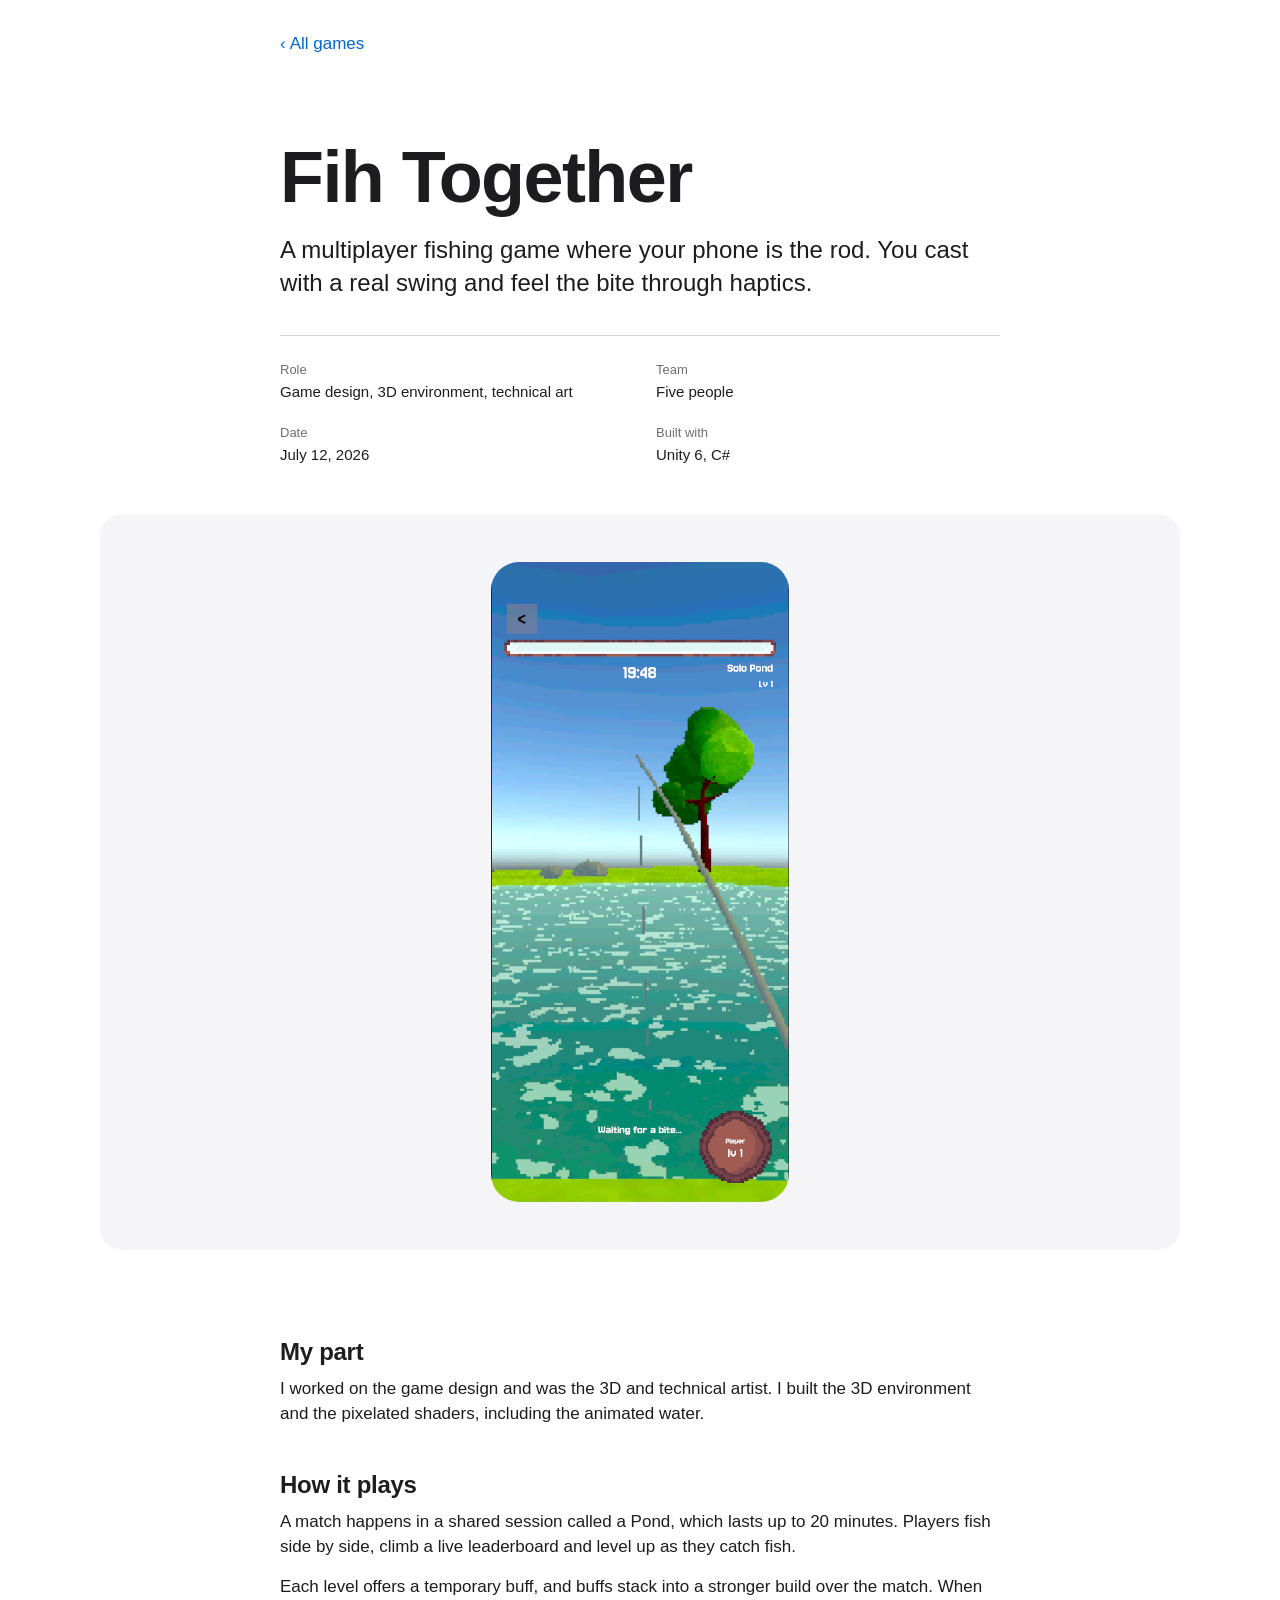
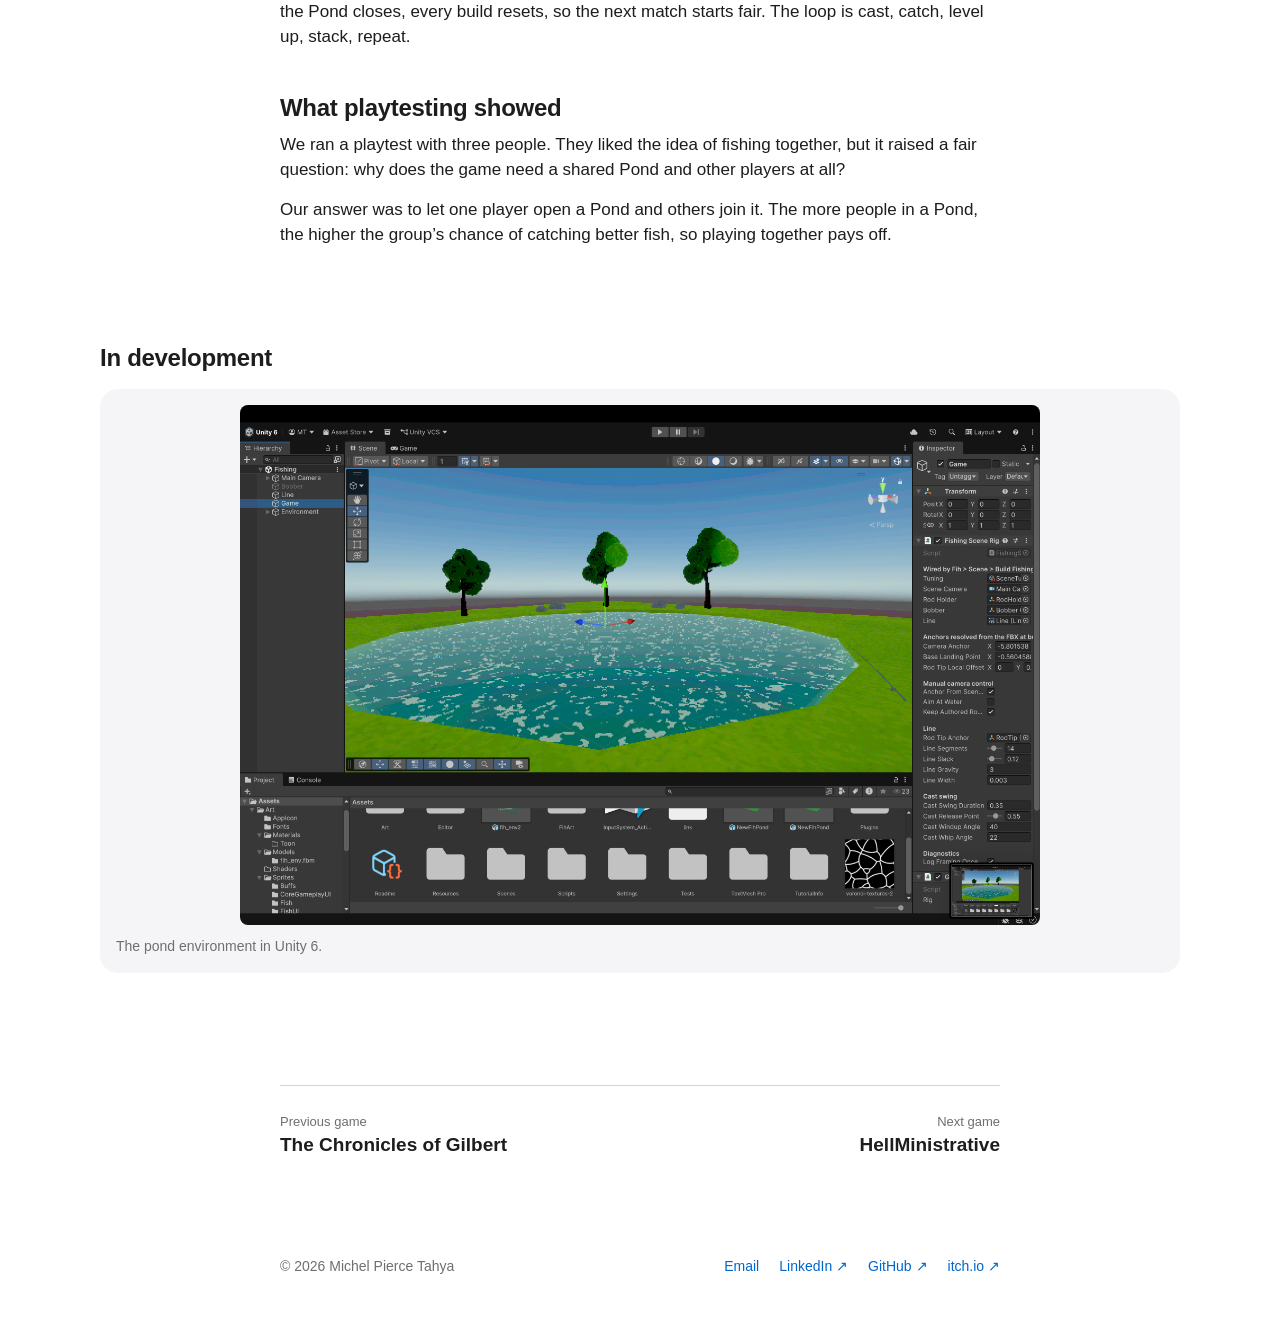
<file: games/fih-together.html>
<!doctype html>
<html lang="en">
  <head>
    <meta charset="UTF-8" />
    <meta name="viewport" content="width=device-width, initial-scale=1" />
    <meta name="description" content="Fih Together, a multiplayer fishing game where the phone is the rod. Michel Pierce Tahya worked on game design, the 3D environment and shaders." />
    <meta name="theme-color" content="#ffffff" media="(prefers-color-scheme: light)" />
    <meta name="theme-color" content="#000000" media="(prefers-color-scheme: dark)" />
    <title>Fih Together – Michel Pierce Tahya</title>
    <link rel="stylesheet" href="../styles.css" />
  </head>
  <body>
    <header class="wrap narrow">
      <nav class="topbar" aria-label="Breadcrumb"><a class="back" href="index.html"><span aria-hidden="true">‹</span> All games</a></nav>
    </header>

    <main class="wrap narrow">
      <header class="case-header">
        <h1>Fih Together</h1>
        <p class="lede">A multiplayer fishing game where your phone is the rod. You cast with a real swing and feel the bite through haptics.</p>
        <dl class="case-facts">
        <div><dt>Role</dt><dd>Game design, 3D environment, technical art</dd></div>
        <div><dt>Team</dt><dd>Five people</dd></div>
        <div><dt>Date</dt><dd><time datetime="2026-07-12">July 12, 2026</time></dd></div>
        <div><dt>Built with</dt><dd>Unity 6, C#</dd></div>
        </dl>
      </header>

      <figure class="hero bleed"><img class="phone" src="../assets/fih-together/mobile_gameplay.png" width="536" height="1154" alt="Fishing gameplay on a phone" /></figure>

      <div class="prose">
        <section>
          <h2>My part</h2>
          <p>I worked on the game design and was the 3D and technical artist. I built the 3D environment and the pixelated shaders, including the animated water.</p>
        </section>
        <section>
          <h2>How it plays</h2>
          <p>A match happens in a shared session called a Pond, which lasts up to 20 minutes. Players fish side by side, climb a live leaderboard and level up as they catch fish.</p>
          <p>Each level offers a temporary buff, and buffs stack into a stronger build over the match. When the Pond closes, every build resets, so the next match starts fair. The loop is cast, catch, level up, stack, repeat.</p>
        </section>
        <section>
          <h2>What playtesting showed</h2>
          <p>We ran a playtest with three people. They liked the idea of fishing together, but it raised a fair question: why does the game need a shared Pond and other players at all?</p>
          <p>Our answer was to let one player open a Pond and others join it. The more people in a Pond, the higher the group’s chance of catching better fish, so playing together pays off.</p>
        </section>
      </div>
      <section class="gallery-section bleed" aria-labelledby="in-development">
        <h2 id="in-development">In development</h2>
        <div class="gallery">
          <figure><img src="../assets/fih-together/unity_environment.png" width="3024" height="1964" alt="The pond environment in the Unity editor" loading="lazy" /><figcaption>The pond environment in Unity 6.</figcaption></figure>
        </div>
      </section>

      <nav class="pager" aria-label="More games">
        <a href="the-chronicles-of-gilbert.html"><small>Previous game</small><strong>The Chronicles of Gilbert</strong></a>
        <a class="next" href="hellministrative.html"><small>Next game</small><strong>HellMinistrative</strong></a>
      </nav>
    </main>

    <footer class="site-footer wrap narrow">
      <p>© <span id="year">2026</span> Michel Pierce Tahya</p>
      <ul aria-label="Contact">
        <li><a href="mailto:michelpiercetahya@gmail.com">Email</a></li>
        <li><a href="https://www.linkedin.com/in/micheltahya/" target="_blank" rel="noreferrer">LinkedIn ↗</a></li>
        <li><a href="https://github.com/MichelPT" target="_blank" rel="noreferrer">GitHub ↗</a></li>
        <li><a href="https://obil.itch.io" target="_blank" rel="noreferrer">itch.io ↗</a></li>
      </ul>
    </footer>
    <script src="../script.js"></script>
  </body>
</html>
</file>
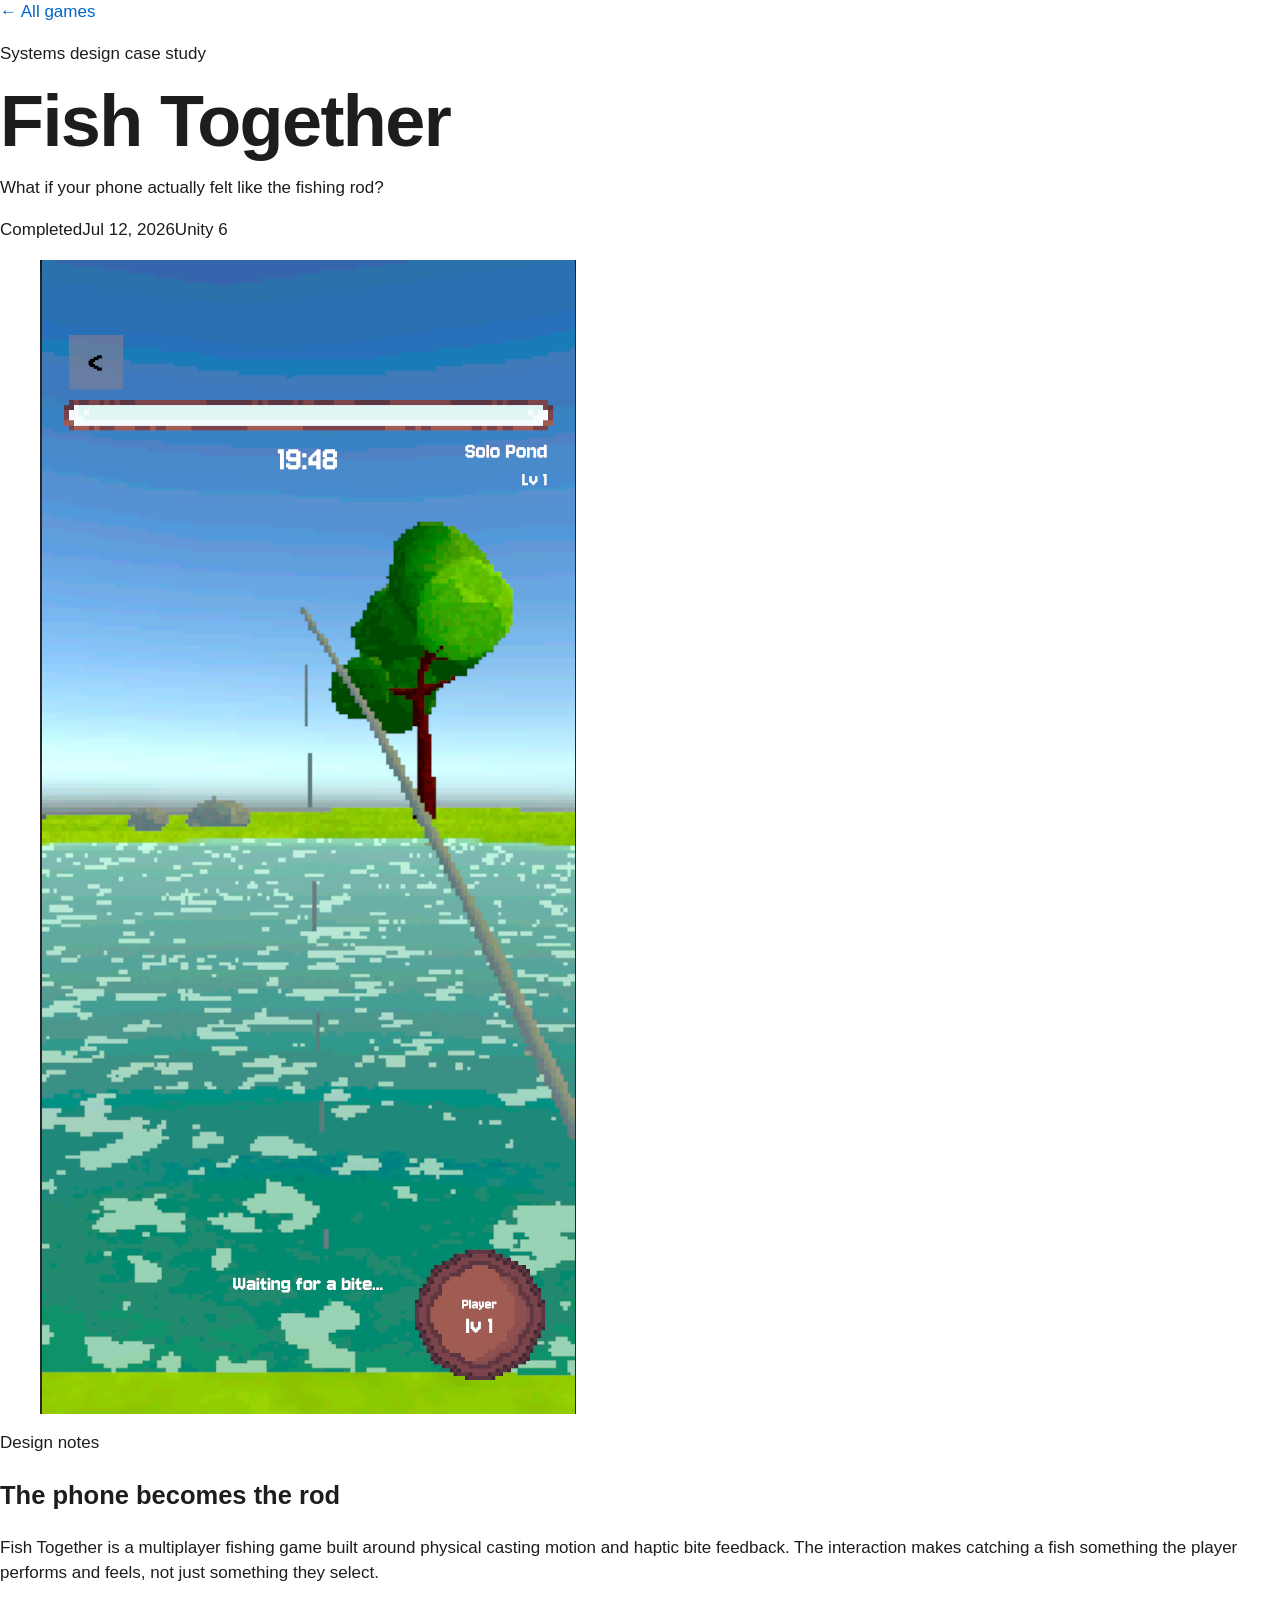
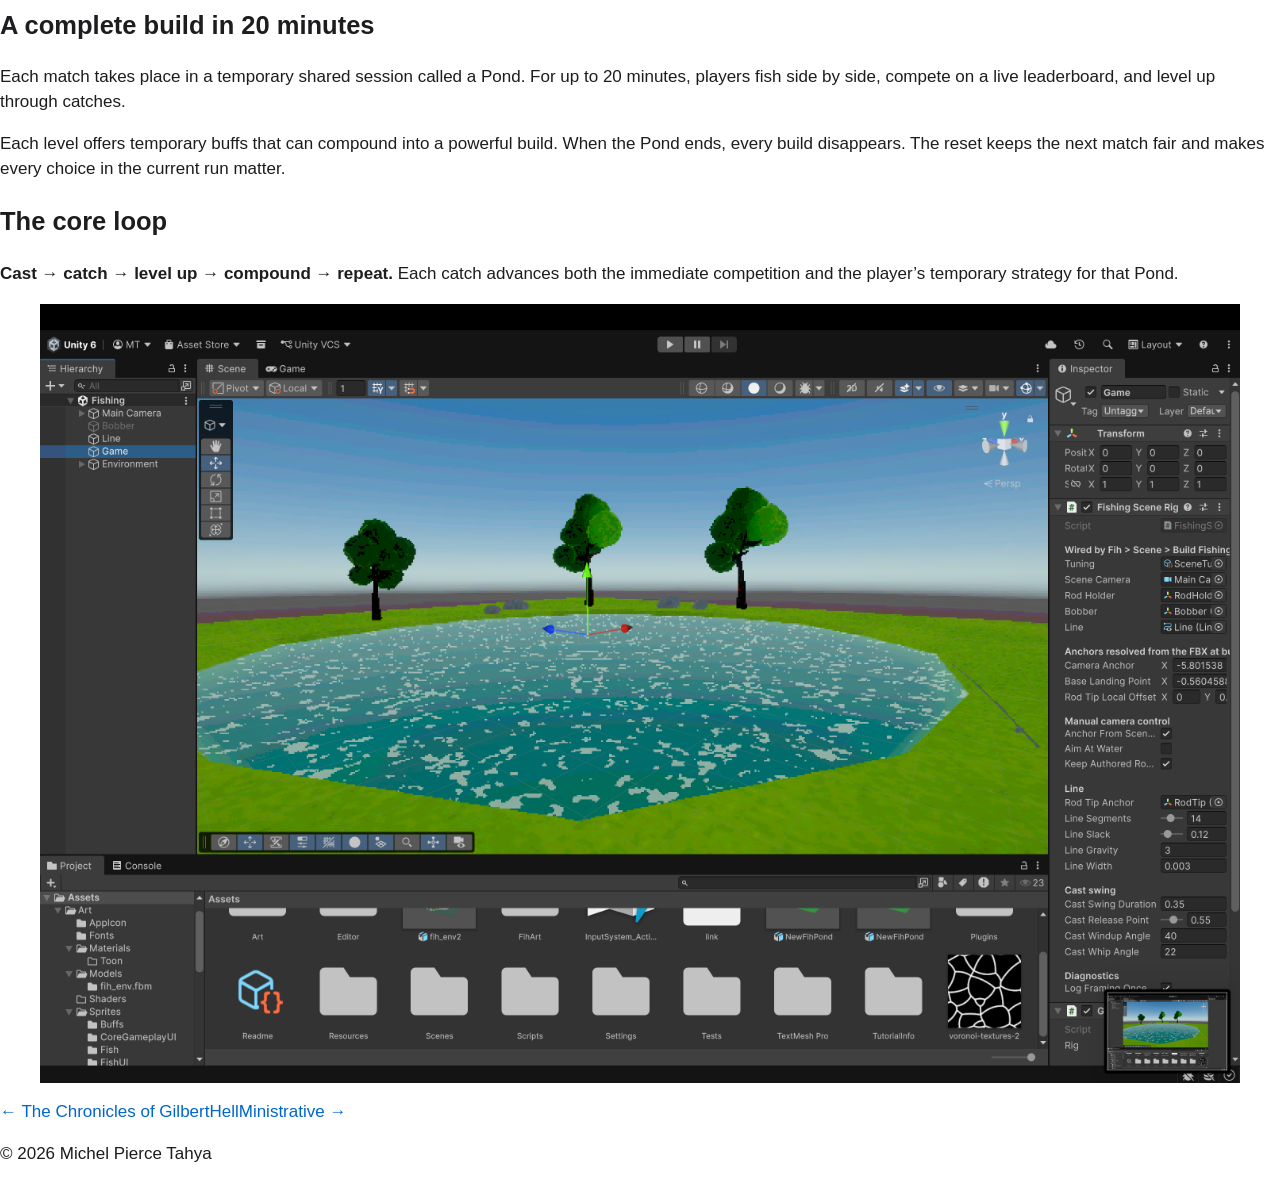
<file: games/fish-together.html>
<!doctype html>
<html lang="en">
  <head>
    <meta charset="UTF-8" />
    <meta name="viewport" content="width=device-width, initial-scale=1" />
    <meta name="description" content="Fish Together — a systems and gameplay design case study by Michel Pierce Tahya." />
    <title>Fish Together — Michel Pierce Tahya</title>
    <link rel="stylesheet" href="../styles.css" />
  </head>
  <body class="project-page">
    <main class="project-main">
      <nav class="project-nav" aria-label="Project navigation"><a class="back-link" href="../index.html#games">← All games</a></nav>
      <header class="project-hero">
        <p class="project-kicker">Systems design case study</p>
        <h1>Fish Together</h1>
        <p class="project-lede">What if your phone actually felt like the fishing rod?</p>
        <div class="project-meta"><span>Completed</span><time datetime="2026-07-12">Jul 12, 2026</time><span>Unity 6</span></div>
      </header>
      <figure class="project-feature"><img src="../assets/fih-together/mobile_gameplay.png" alt="Fish Together mobile fishing gameplay" /></figure>

      <section class="case-study" aria-labelledby="case-study-title">
        <p class="case-study-label" id="case-study-title">Design notes</p>
        <div class="case-sections">
          <section class="case-section">
            <h2>The phone becomes the rod</h2>
            <p>Fish Together is a multiplayer fishing game built around physical casting motion and haptic bite feedback. The interaction makes catching a fish something the player performs and feels, not just something they select.</p>
          </section>
          <section class="case-section">
            <h2>A complete build in 20 minutes</h2>
            <p>Each match takes place in a temporary shared session called a Pond. For up to 20 minutes, players fish side by side, compete on a live leaderboard, and level up through catches.</p>
            <p>Each level offers temporary buffs that can compound into a powerful build. When the Pond ends, every build disappears. The reset keeps the next match fair and makes every choice in the current run matter.</p>
          </section>
          <section class="case-section">
            <h2>The core loop</h2>
            <p><strong>Cast → catch → level up → compound → repeat.</strong> Each catch advances both the immediate competition and the player’s temporary strategy for that Pond.</p>
          </section>
        </div>
      </section>
      <section class="project-gallery" aria-label="Fish Together development images"><figure><img src="../assets/fih-together/unity_environment.png" alt="Fish Together pond environment during development in Unity 6" /></figure></section>
      <nav class="project-pagination" aria-label="More games"><a href="the-chronicles-of-gilbert.html">← The Chronicles of Gilbert</a><a href="hellministrative.html">HellMinistrative →</a></nav>
    </main>
    <footer><p>© <span id="year">2026</span> Michel Pierce Tahya</p></footer>
    <script src="../script.js"></script>
  </body>
</html>
</file>
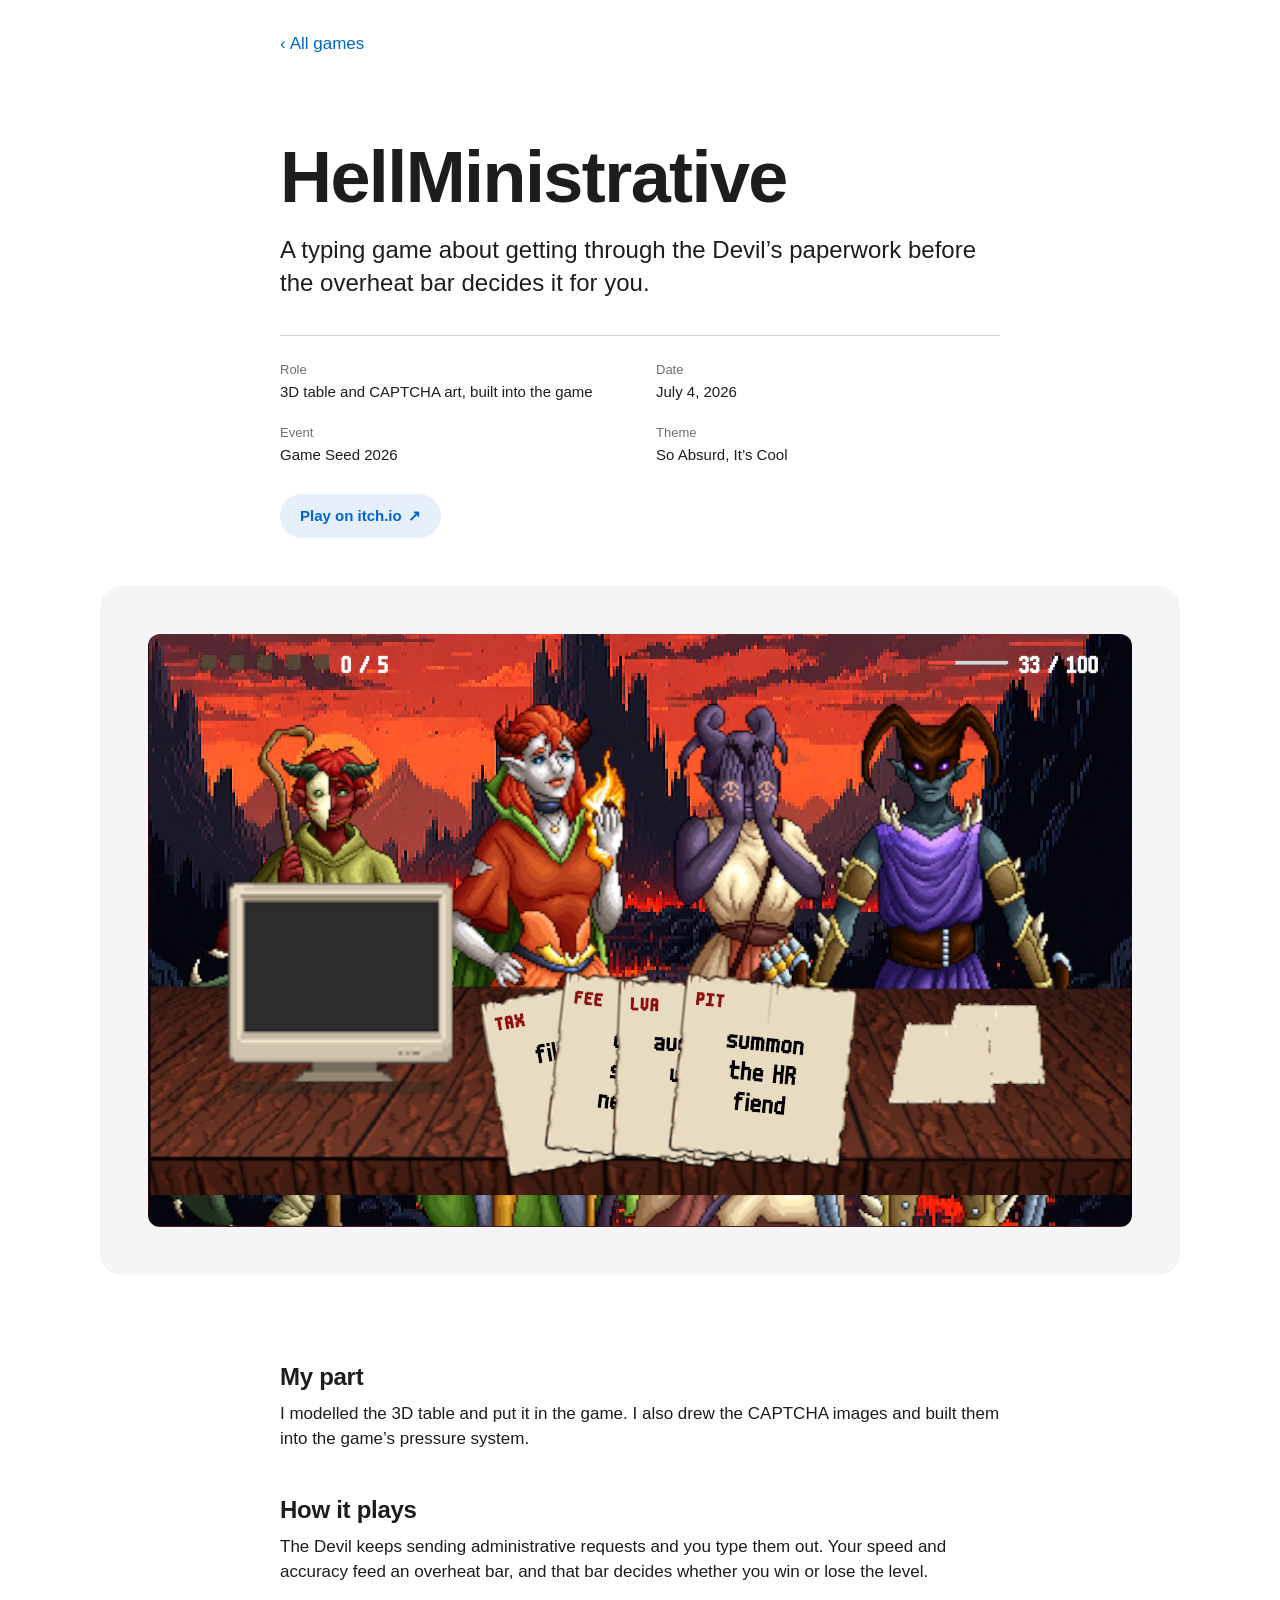
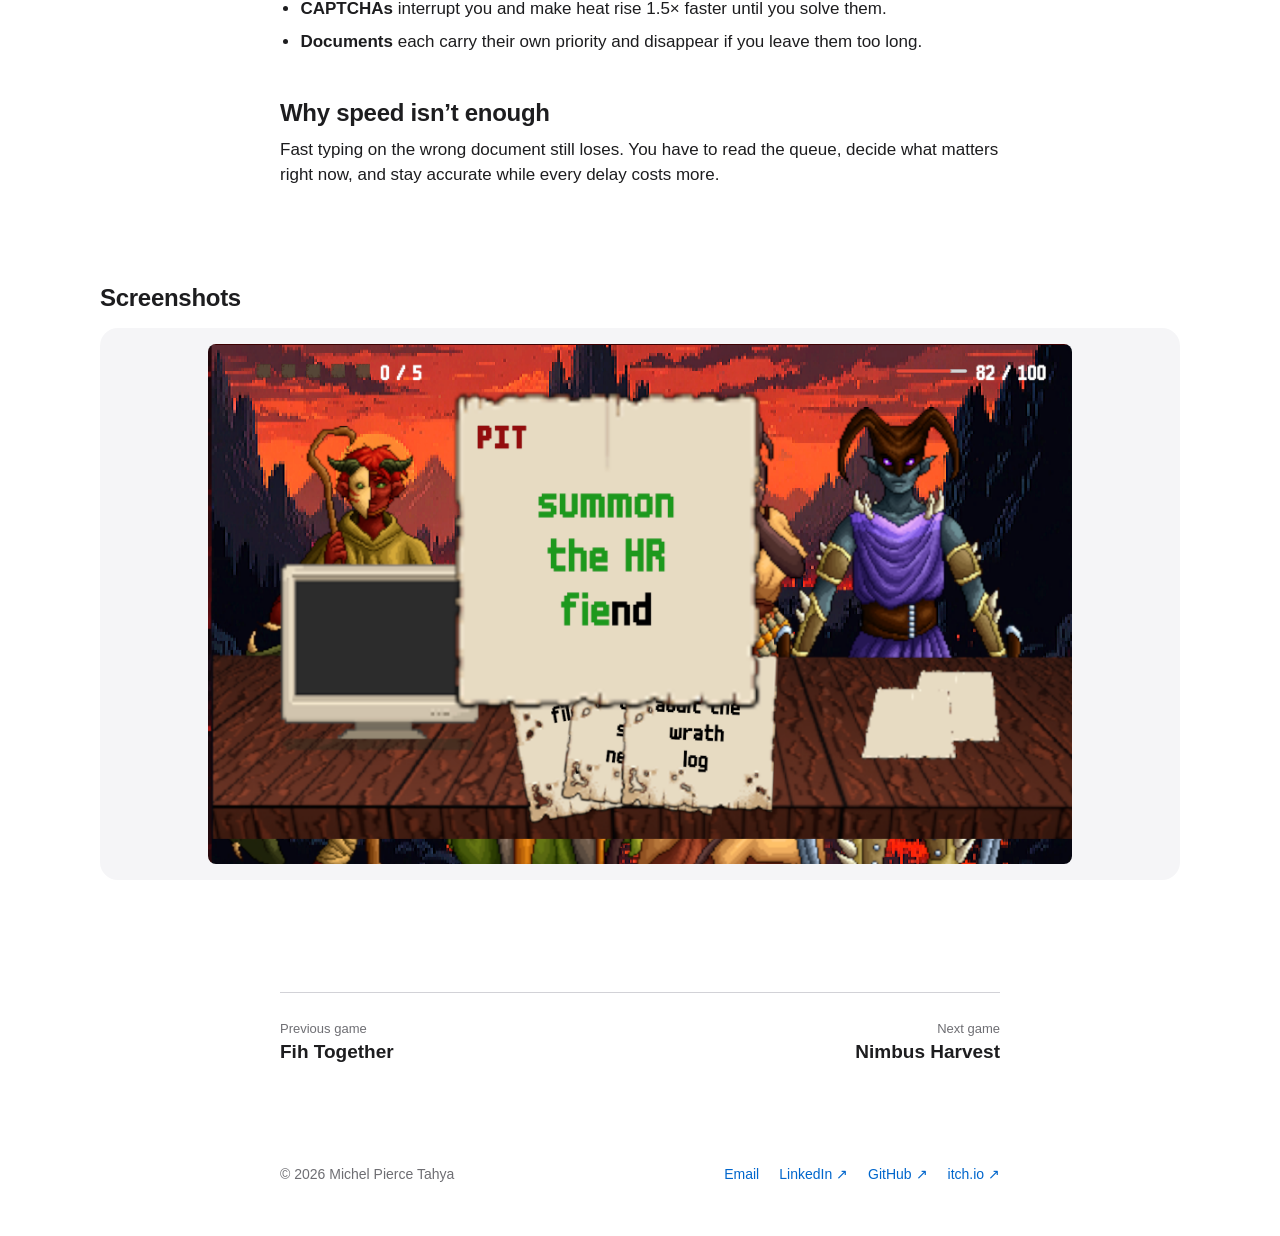
<file: games/hellministrative.html>
<!doctype html>
<html lang="en">
  <head>
    <meta charset="UTF-8" />
    <meta name="viewport" content="width=device-width, initial-scale=1" />
    <meta name="description" content="HellMinistrative, a game jam typing game. Michel Pierce Tahya made and implemented the 3D table and CAPTCHA art." />
    <meta name="theme-color" content="#ffffff" media="(prefers-color-scheme: light)" />
    <meta name="theme-color" content="#000000" media="(prefers-color-scheme: dark)" />
    <title>HellMinistrative – Michel Pierce Tahya</title>
    <link rel="stylesheet" href="../styles.css" />
  </head>
  <body>
    <header class="wrap narrow">
      <nav class="topbar" aria-label="Breadcrumb"><a class="back" href="index.html"><span aria-hidden="true">‹</span> All games</a></nav>
    </header>

    <main class="wrap narrow">
      <header class="case-header">
        <h1>HellMinistrative</h1>
        <p class="lede">A typing game about getting through the Devil’s paperwork before the overheat bar decides it for you.</p>
        <dl class="case-facts">
        <div><dt>Role</dt><dd>3D table and CAPTCHA art, built into the game</dd></div>
        <div><dt>Date</dt><dd><time datetime="2026-07-04">July 4, 2026</time></dd></div>
        <div><dt>Event</dt><dd>Game Seed 2026</dd></div>
        <div><dt>Theme</dt><dd>So Absurd, It’s Cool</dd></div>
        </dl>
        <div class="actions"><a class="button" href="https://obil.itch.io/hellministrative" target="_blank" rel="noreferrer">Play on itch.io <span aria-hidden="true">↗</span></a></div>
      </header>

      <figure class="hero bleed"><img src="../assets/hellministrative/gameplay-1.png" width="1922" height="1158" alt="The document queue and overheat bar" /></figure>

      <div class="prose">
        <section>
          <h2>My part</h2>
          <p>I modelled the 3D table and put it in the game. I also drew the CAPTCHA images and built them into the game’s pressure system.</p>
        </section>
        <section>
          <h2>How it plays</h2>
          <p>The Devil keeps sending administrative requests and you type them out. Your speed and accuracy feed an overheat bar, and that bar decides whether you win or lose the level.</p>
          <ul><li><strong>CAPTCHAs</strong> interrupt you and make heat rise 1.5× faster until you solve them.</li><li><strong>Documents</strong> each carry their own priority and disappear if you leave them too long.</li></ul>
        </section>
        <section>
          <h2>Why speed isn’t enough</h2>
          <p>Fast typing on the wrong document still loses. You have to read the queue, decide what matters right now, and stay accurate while every delay costs more.</p>
        </section>
      </div>
      <section class="gallery-section bleed" aria-labelledby="screenshots">
        <h2 id="screenshots">Screenshots</h2>
        <div class="gallery">
          <figure><img src="../assets/hellministrative/gameplay-2.png" width="1920" height="1156" alt="A typing task in progress" loading="lazy" /></figure>
        </div>
      </section>

      <nav class="pager" aria-label="More games">
        <a href="fih-together.html"><small>Previous game</small><strong>Fih Together</strong></a>
        <a class="next" href="nimbus-harvest.html"><small>Next game</small><strong>Nimbus Harvest</strong></a>
      </nav>
    </main>

    <footer class="site-footer wrap narrow">
      <p>© <span id="year">2026</span> Michel Pierce Tahya</p>
      <ul aria-label="Contact">
        <li><a href="mailto:michelpiercetahya@gmail.com">Email</a></li>
        <li><a href="https://www.linkedin.com/in/micheltahya/" target="_blank" rel="noreferrer">LinkedIn ↗</a></li>
        <li><a href="https://github.com/MichelPT" target="_blank" rel="noreferrer">GitHub ↗</a></li>
        <li><a href="https://obil.itch.io" target="_blank" rel="noreferrer">itch.io ↗</a></li>
      </ul>
    </footer>
    <script src="../script.js"></script>
  </body>
</html>
</file>
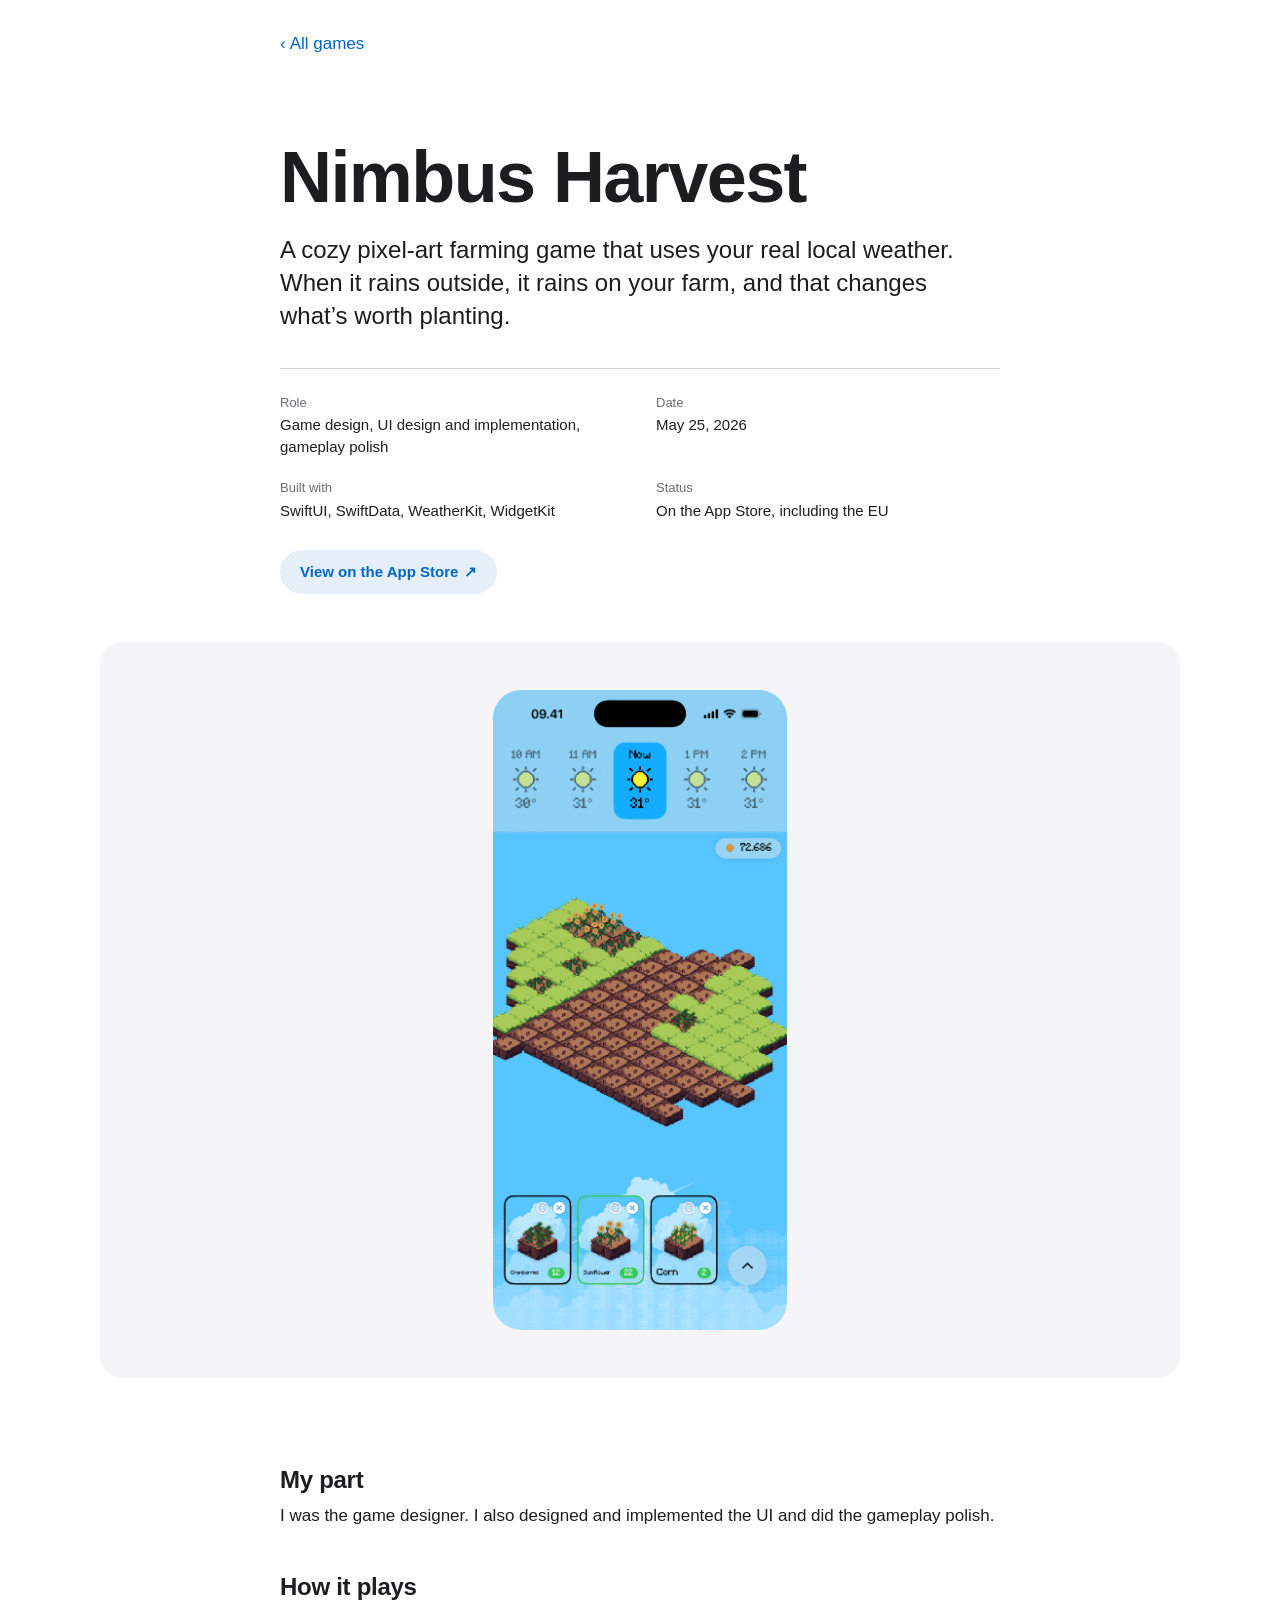
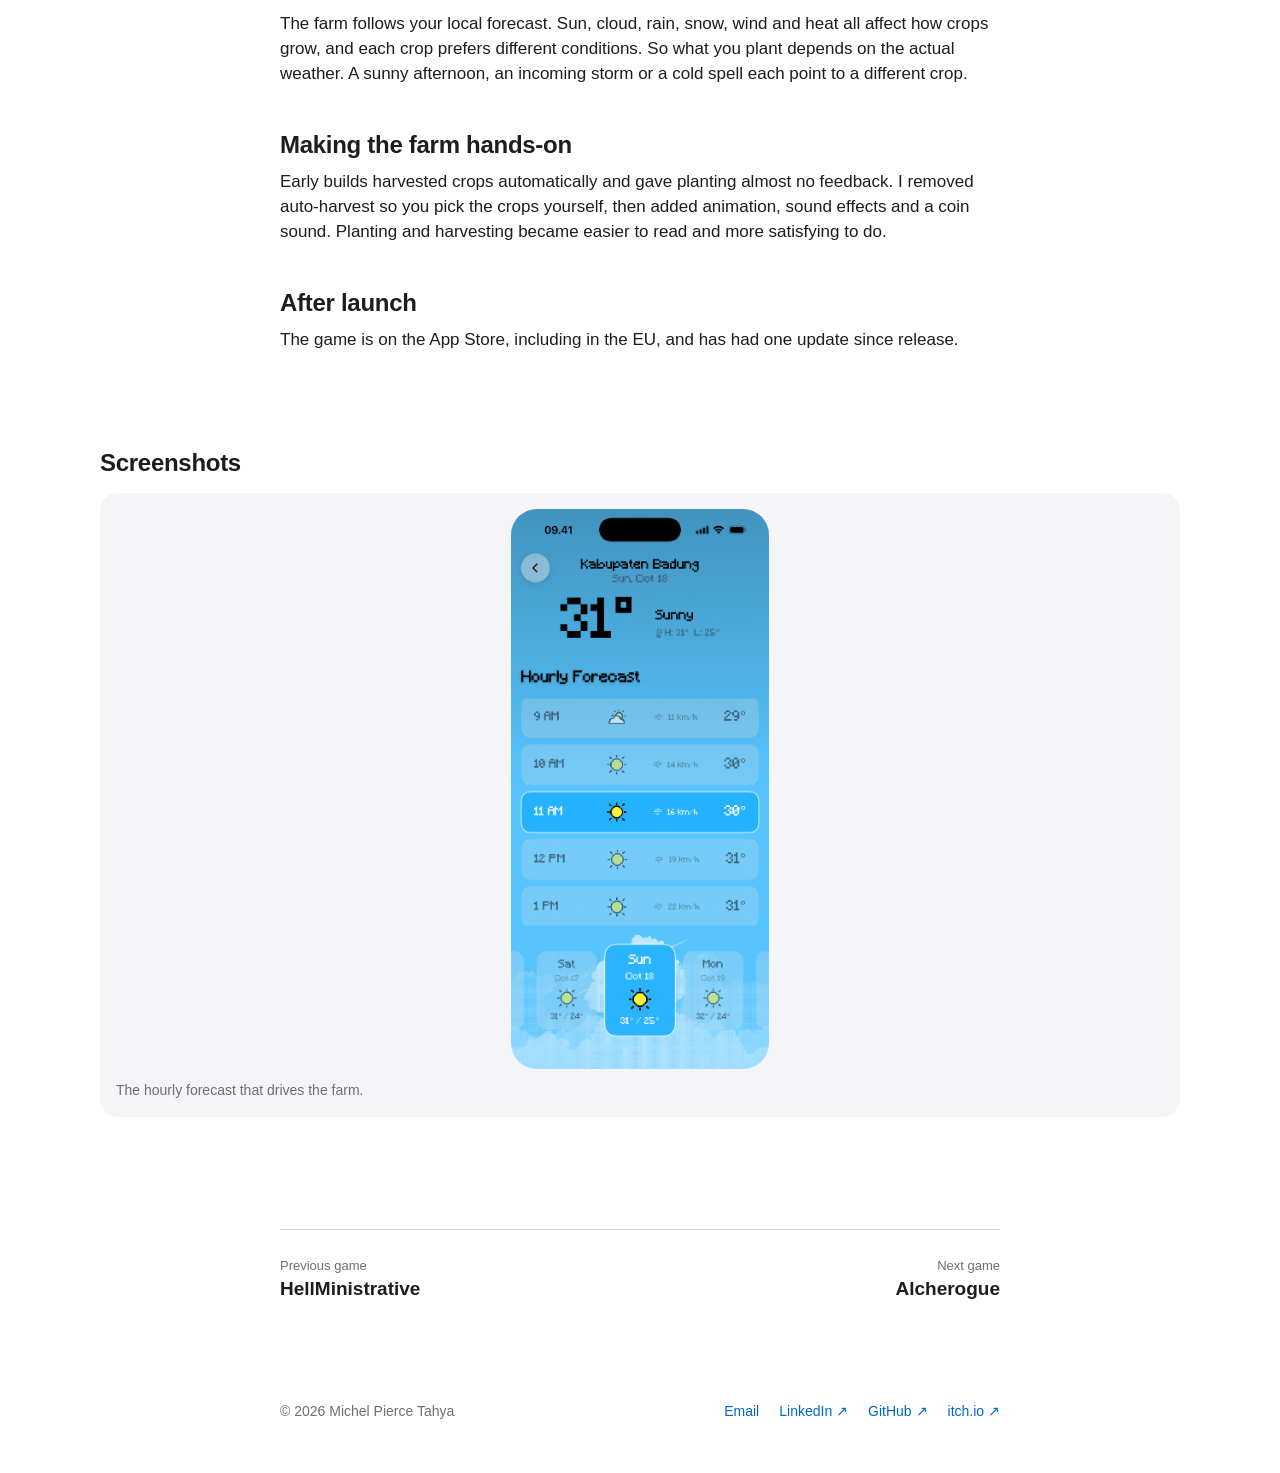
<file: games/nimbus-harvest.html>
<!doctype html>
<html lang="en">
  <head>
    <meta charset="UTF-8" />
    <meta name="viewport" content="width=device-width, initial-scale=1" />
    <meta name="description" content="Nimbus Harvest, a farming game on the App Store that runs on real local weather. Michel Pierce Tahya was the game designer and built the UI." />
    <meta name="theme-color" content="#ffffff" media="(prefers-color-scheme: light)" />
    <meta name="theme-color" content="#000000" media="(prefers-color-scheme: dark)" />
    <title>Nimbus Harvest – Michel Pierce Tahya</title>
    <link rel="stylesheet" href="../styles.css" />
  </head>
  <body>
    <header class="wrap narrow">
      <nav class="topbar" aria-label="Breadcrumb"><a class="back" href="index.html"><span aria-hidden="true">‹</span> All games</a></nav>
    </header>

    <main class="wrap narrow">
      <header class="case-header">
        <h1>Nimbus Harvest</h1>
        <p class="lede">A cozy pixel-art farming game that uses your real local weather. When it rains outside, it rains on your farm, and that changes what’s worth planting.</p>
        <dl class="case-facts">
        <div><dt>Role</dt><dd>Game design, UI design and implementation, gameplay polish</dd></div>
        <div><dt>Date</dt><dd><time datetime="2026-05-25">May 25, 2026</time></dd></div>
        <div><dt>Built with</dt><dd>SwiftUI, SwiftData, WeatherKit, WidgetKit</dd></div>
        <div><dt>Status</dt><dd>On the App Store, including the EU</dd></div>
        </dl>
        <div class="actions"><a class="button" href="https://apps.apple.com/id/app/nimbus-harvest/id6770053044" target="_blank" rel="noreferrer">View on the App Store <span aria-hidden="true">↗</span></a></div>
      </header>

      <figure class="hero bleed"><img class="phone" src="../assets/nimbus-harvest/farm_page.png" width="1206" height="2622" alt="The Nimbus Harvest farm on a sunny day" /></figure>

      <div class="prose">
        <section>
          <h2>My part</h2>
          <p>I was the game designer. I also designed and implemented the UI and did the gameplay polish.</p>
        </section>
        <section>
          <h2>How it plays</h2>
          <p>The farm follows your local forecast. Sun, cloud, rain, snow, wind and heat all affect how crops grow, and each crop prefers different conditions. So what you plant depends on the actual weather. A sunny afternoon, an incoming storm or a cold spell each point to a different crop.</p>
        </section>
        <section>
          <h2>Making the farm hands-on</h2>
          <p>Early builds harvested crops automatically and gave planting almost no feedback. I removed auto-harvest so you pick the crops yourself, then added animation, sound effects and a coin sound. Planting and harvesting became easier to read and more satisfying to do.</p>
        </section>
        <section>
          <h2>After launch</h2>
          <p>The game is on the App Store, including in the EU, and has had one update since release.</p>
        </section>
      </div>
      <section class="gallery-section bleed" aria-labelledby="screenshots">
        <h2 id="screenshots">Screenshots</h2>
        <div class="gallery">
          <figure><img class="phone" src="../assets/nimbus-harvest/details_page.png" width="1206" height="2622" alt="The local hourly forecast screen" loading="lazy" /><figcaption>The hourly forecast that drives the farm.</figcaption></figure>
        </div>
      </section>

      <nav class="pager" aria-label="More games">
        <a href="hellministrative.html"><small>Previous game</small><strong>HellMinistrative</strong></a>
        <a class="next" href="alcherogue.html"><small>Next game</small><strong>Alcherogue</strong></a>
      </nav>
    </main>

    <footer class="site-footer wrap narrow">
      <p>© <span id="year">2026</span> Michel Pierce Tahya</p>
      <ul aria-label="Contact">
        <li><a href="mailto:michelpiercetahya@gmail.com">Email</a></li>
        <li><a href="https://www.linkedin.com/in/micheltahya/" target="_blank" rel="noreferrer">LinkedIn ↗</a></li>
        <li><a href="https://github.com/MichelPT" target="_blank" rel="noreferrer">GitHub ↗</a></li>
        <li><a href="https://obil.itch.io" target="_blank" rel="noreferrer">itch.io ↗</a></li>
      </ul>
    </footer>
    <script src="../script.js"></script>
  </body>
</html>
</file>
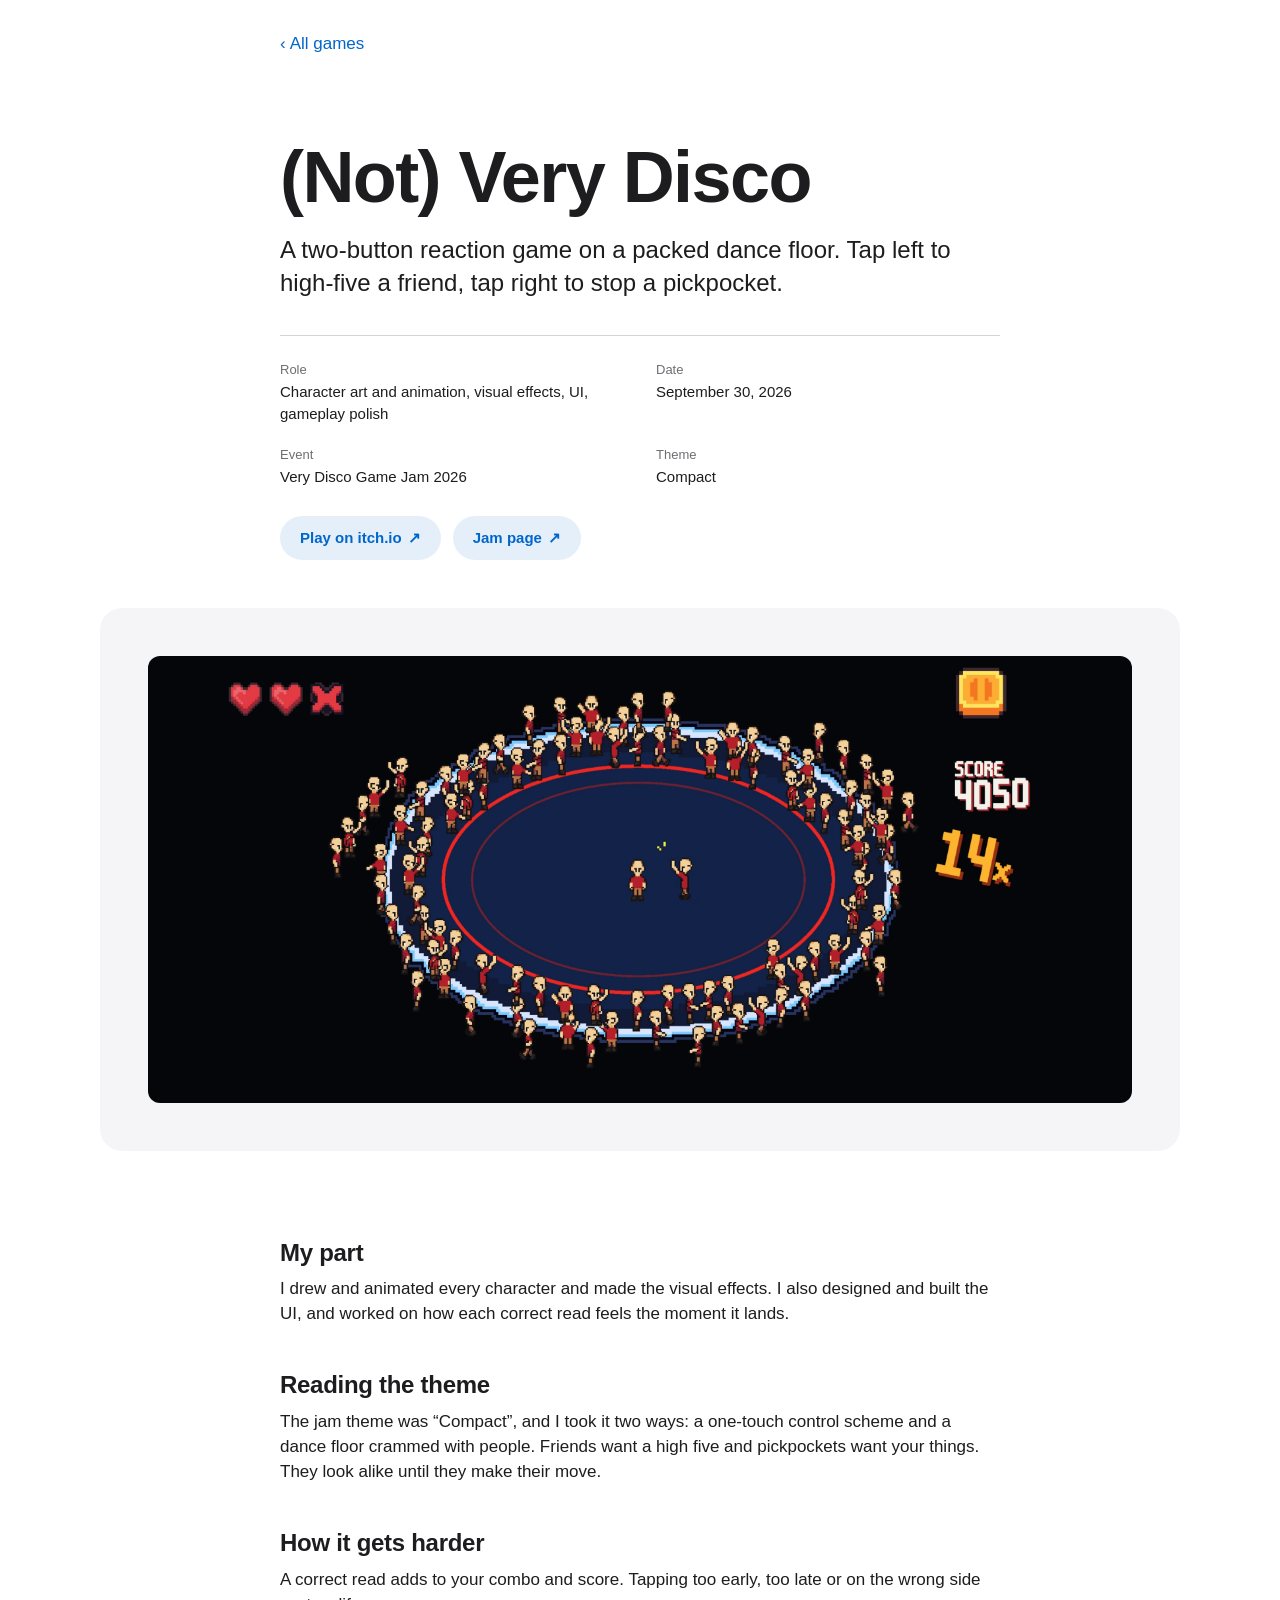
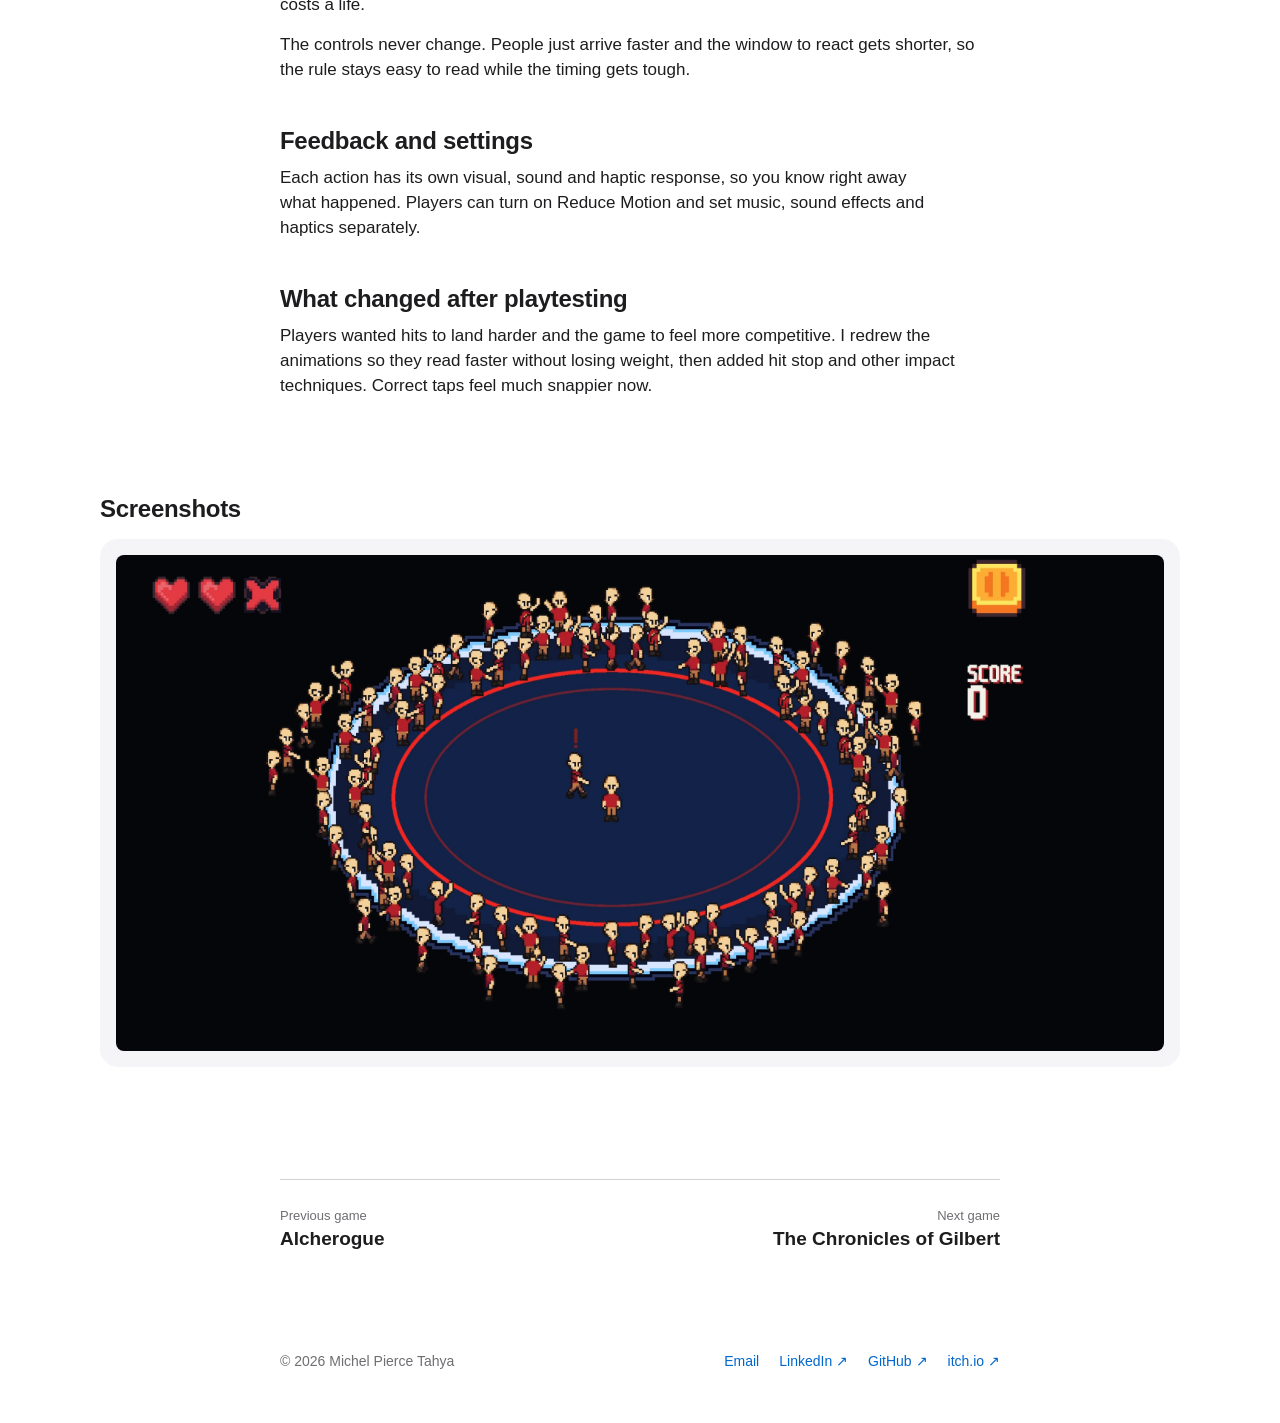
<file: games/not-very-disco.html>
<!doctype html>
<html lang="en">
  <head>
    <meta charset="UTF-8" />
    <meta name="viewport" content="width=device-width, initial-scale=1" />
    <meta name="description" content="(Not) Very Disco, a game jam reaction game. Michel Pierce Tahya made the character art, animation, effects and UI." />
    <meta name="theme-color" content="#ffffff" media="(prefers-color-scheme: light)" />
    <meta name="theme-color" content="#000000" media="(prefers-color-scheme: dark)" />
    <title>(Not) Very Disco – Michel Pierce Tahya</title>
    <link rel="stylesheet" href="../styles.css" />
  </head>
  <body>
    <header class="wrap narrow">
      <nav class="topbar" aria-label="Breadcrumb"><a class="back" href="index.html"><span aria-hidden="true">‹</span> All games</a></nav>
    </header>

    <main class="wrap narrow">
      <header class="case-header">
        <h1>(Not) Very Disco</h1>
        <p class="lede">A two-button reaction game on a packed dance floor. Tap left to high-five a friend, tap right to stop a pickpocket.</p>
        <dl class="case-facts">
        <div><dt>Role</dt><dd>Character art and animation, visual effects, UI, gameplay polish</dd></div>
        <div><dt>Date</dt><dd><time datetime="2026-09-30">September 30, 2026</time></dd></div>
        <div><dt>Event</dt><dd>Very Disco Game Jam 2026</dd></div>
        <div><dt>Theme</dt><dd>Compact</dd></div>
        </dl>
        <div class="actions"><a class="button" href="https://obil.itch.io/not-very-disco" target="_blank" rel="noreferrer">Play on itch.io <span aria-hidden="true">↗</span></a><a class="button" href="https://itch.io/jam/very-disco-game-jam-2026-3" target="_blank" rel="noreferrer">Jam page <span aria-hidden="true">↗</span></a></div>
      </header>

      <figure class="hero bleed"><img src="../assets/not-very-disco/gameplay-1.png" width="2982" height="1352" alt="A successful high five and combo in (Not) Very Disco" /></figure>

      <div class="prose">
        <section>
          <h2>My part</h2>
          <p>I drew and animated every character and made the visual effects. I also designed and built the UI, and worked on how each correct read feels the moment it lands.</p>
        </section>
        <section>
          <h2>Reading the theme</h2>
          <p>The jam theme was “Compact”, and I took it two ways: a one-touch control scheme and a dance floor crammed with people. Friends want a high five and pickpockets want your things. They look alike until they make their move.</p>
        </section>
        <section>
          <h2>How it gets harder</h2>
          <p>A correct read adds to your combo and score. Tapping too early, too late or on the wrong side costs a life.</p>
          <p>The controls never change. People just arrive faster and the window to react gets shorter, so the rule stays easy to read while the timing gets tough.</p>
        </section>
        <section>
          <h2>Feedback and settings</h2>
          <p>Each action has its own visual, sound and haptic response, so you know right away what happened. Players can turn on Reduce Motion and set music, sound effects and haptics separately.</p>
        </section>
        <section>
          <h2>What changed after playtesting</h2>
          <p>Players wanted hits to land harder and the game to feel more competitive. I redrew the animations so they read faster without losing weight, then added hit stop and other impact techniques. Correct taps feel much snappier now.</p>
        </section>
      </div>
      <section class="gallery-section bleed" aria-labelledby="screenshots">
        <h2 id="screenshots">Screenshots</h2>
        <div class="gallery">
          <figure><img src="../assets/not-very-disco/gameplay-2.png" width="2830" height="1338" alt="A pickpocket approaching on the dance floor" loading="lazy" /></figure>
        </div>
      </section>

      <nav class="pager" aria-label="More games">
        <a href="alcherogue.html"><small>Previous game</small><strong>Alcherogue</strong></a>
        <a class="next" href="the-chronicles-of-gilbert.html"><small>Next game</small><strong>The Chronicles of Gilbert</strong></a>
      </nav>
    </main>

    <footer class="site-footer wrap narrow">
      <p>© <span id="year">2026</span> Michel Pierce Tahya</p>
      <ul aria-label="Contact">
        <li><a href="mailto:michelpiercetahya@gmail.com">Email</a></li>
        <li><a href="https://www.linkedin.com/in/micheltahya/" target="_blank" rel="noreferrer">LinkedIn ↗</a></li>
        <li><a href="https://github.com/MichelPT" target="_blank" rel="noreferrer">GitHub ↗</a></li>
        <li><a href="https://obil.itch.io" target="_blank" rel="noreferrer">itch.io ↗</a></li>
      </ul>
    </footer>
    <script src="../script.js"></script>
  </body>
</html>
</file>
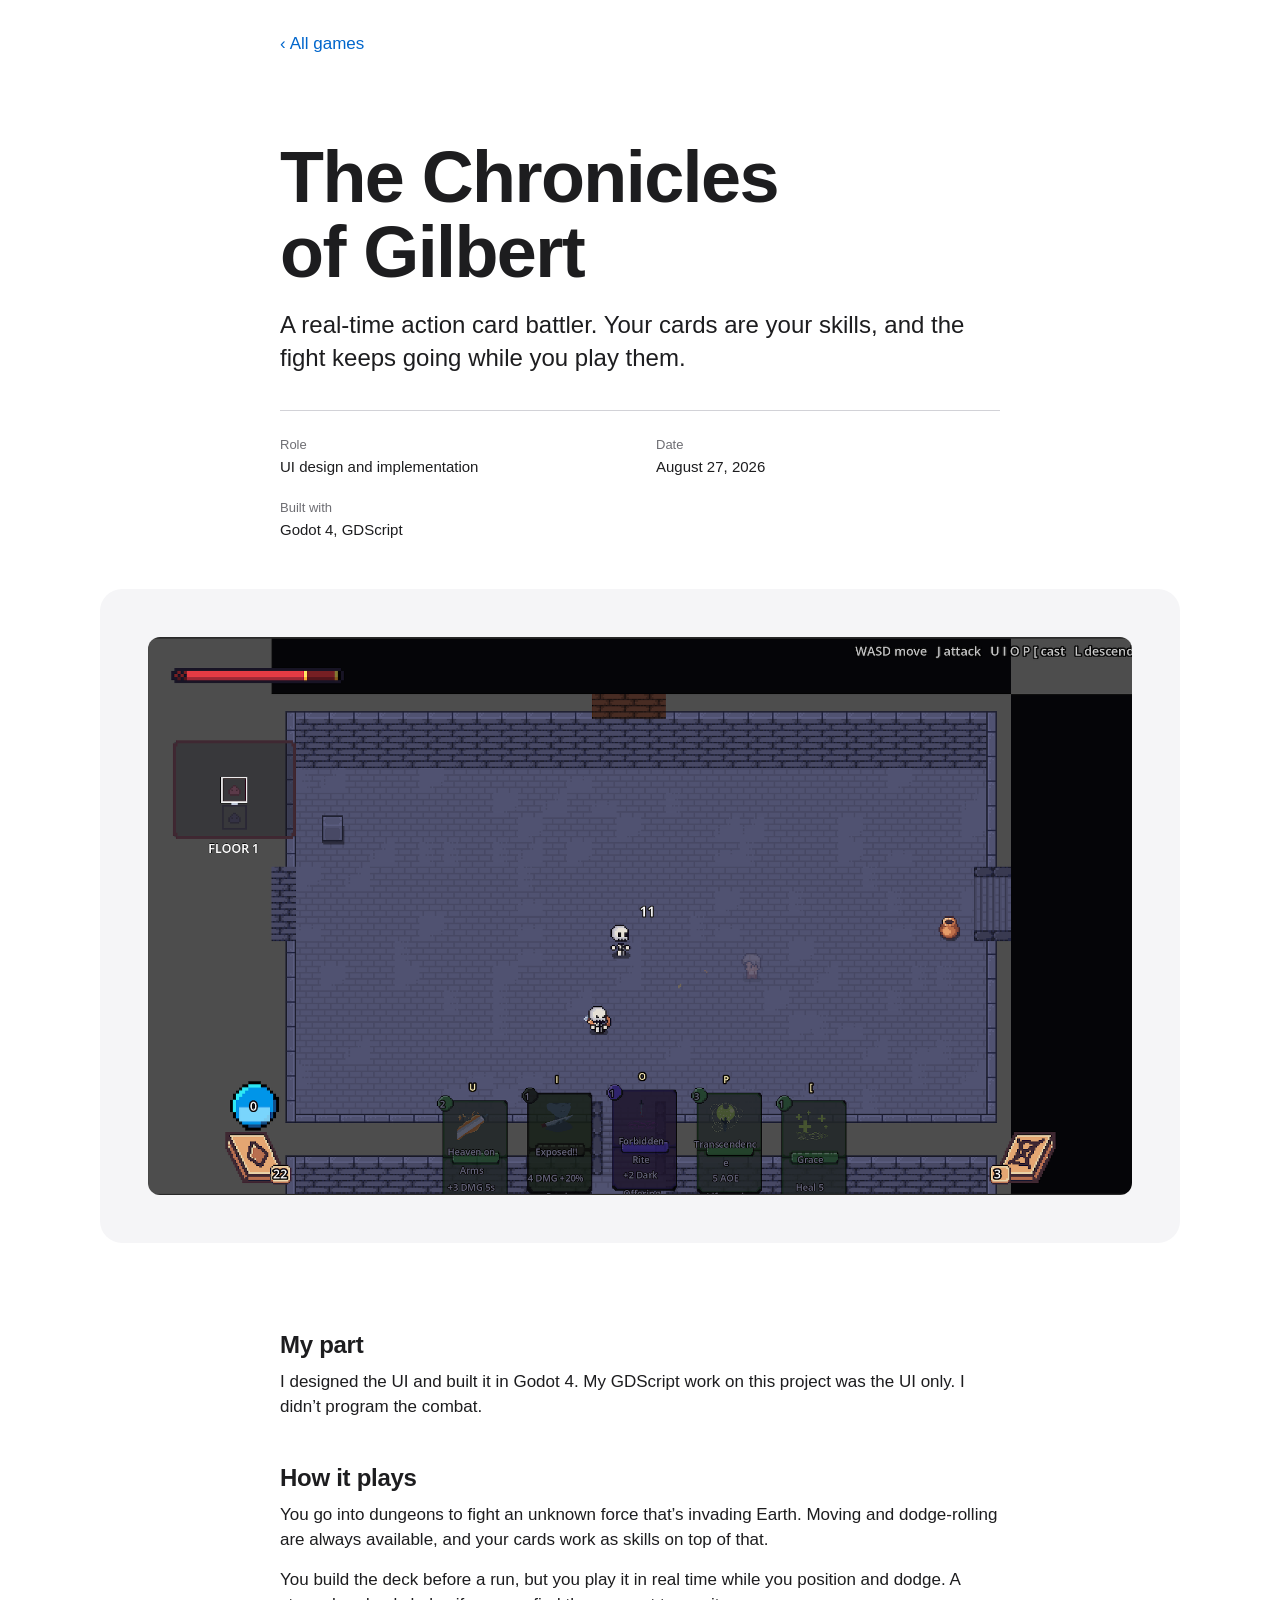
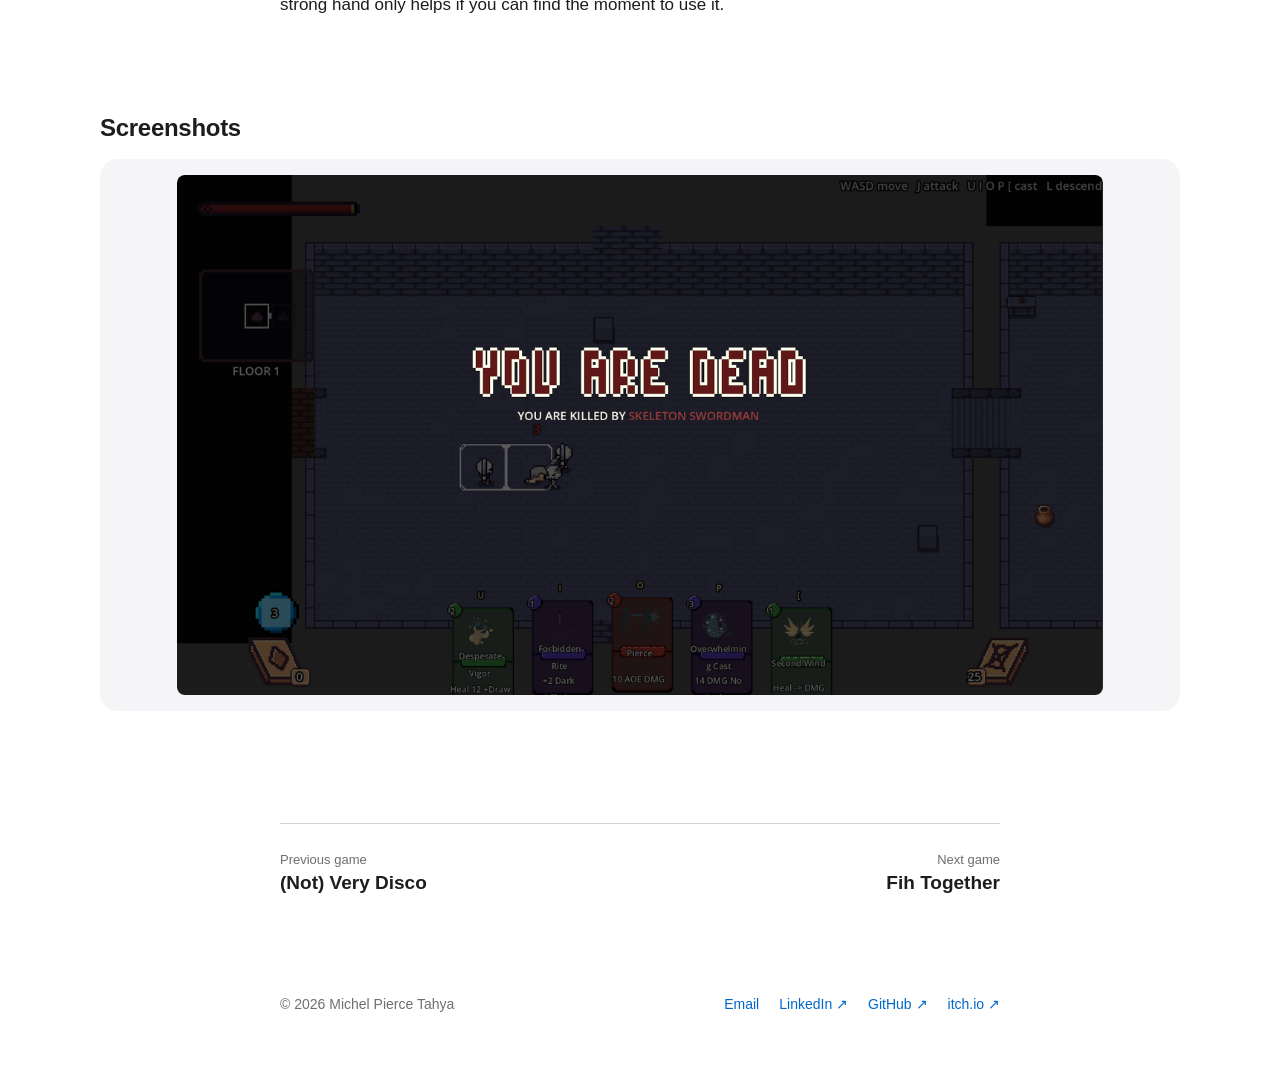
<file: games/the-chronicles-of-gilbert.html>
<!doctype html>
<html lang="en">
  <head>
    <meta charset="UTF-8" />
    <meta name="viewport" content="width=device-width, initial-scale=1" />
    <meta name="description" content="The Chronicles of Gilbert, a real-time action card battler. Michel Pierce Tahya designed and built the UI in Godot 4." />
    <meta name="theme-color" content="#ffffff" media="(prefers-color-scheme: light)" />
    <meta name="theme-color" content="#000000" media="(prefers-color-scheme: dark)" />
    <title>The Chronicles of Gilbert – Michel Pierce Tahya</title>
    <link rel="stylesheet" href="../styles.css" />
  </head>
  <body>
    <header class="wrap narrow">
      <nav class="topbar" aria-label="Breadcrumb"><a class="back" href="index.html"><span aria-hidden="true">‹</span> All games</a></nav>
    </header>

    <main class="wrap narrow">
      <header class="case-header">
        <h1>The Chronicles of Gilbert</h1>
        <p class="lede">A real-time action card battler. Your cards are your skills, and the fight keeps going while you play them.</p>
        <dl class="case-facts">
        <div><dt>Role</dt><dd>UI design and implementation</dd></div>
        <div><dt>Date</dt><dd><time datetime="2026-08-27">August 27, 2026</time></dd></div>
        <div><dt>Built with</dt><dd>Godot 4, GDScript</dd></div>
        </dl>
      </header>

      <figure class="hero bleed"><img src="../assets/the-chronicles-of-gilbert/gameplay.png" width="1852" height="1050" alt="Real-time dungeon combat with the card hand on screen" /></figure>

      <div class="prose">
        <section>
          <h2>My part</h2>
          <p>I designed the UI and built it in Godot 4. My GDScript work on this project was the UI only. I didn’t program the combat.</p>
        </section>
        <section>
          <h2>How it plays</h2>
          <p>You go into dungeons to fight an unknown force that’s invading Earth. Moving and dodge-rolling are always available, and your cards work as skills on top of that.</p>
          <p>You build the deck before a run, but you play it in real time while you position and dodge. A strong hand only helps if you can find the moment to use it.</p>
        </section>
      </div>
      <section class="gallery-section bleed" aria-labelledby="screenshots">
        <h2 id="screenshots">Screenshots</h2>
        <div class="gallery">
          <figure><img src="../assets/the-chronicles-of-gilbert/gameover-state.png" width="2492" height="1400" alt="The game-over screen" loading="lazy" /></figure>
        </div>
      </section>

      <nav class="pager" aria-label="More games">
        <a href="not-very-disco.html"><small>Previous game</small><strong>(Not) Very Disco</strong></a>
        <a class="next" href="fih-together.html"><small>Next game</small><strong>Fih Together</strong></a>
      </nav>
    </main>

    <footer class="site-footer wrap narrow">
      <p>© <span id="year">2026</span> Michel Pierce Tahya</p>
      <ul aria-label="Contact">
        <li><a href="mailto:michelpiercetahya@gmail.com">Email</a></li>
        <li><a href="https://www.linkedin.com/in/micheltahya/" target="_blank" rel="noreferrer">LinkedIn ↗</a></li>
        <li><a href="https://github.com/MichelPT" target="_blank" rel="noreferrer">GitHub ↗</a></li>
        <li><a href="https://obil.itch.io" target="_blank" rel="noreferrer">itch.io ↗</a></li>
      </ul>
    </footer>
    <script src="../script.js"></script>
  </body>
</html>
</file>
<file: styles.css>
/* Tokens. Light values first, dark values follow the system setting. */
:root {
  color-scheme: light dark;
  --bg: #ffffff;
  --label: #1d1d1f;
  --secondary: #6e6e73;
  --separator: #d2d2d7;
  --fill: #f5f5f7;
  --link: #0066cc;
  --tint: rgba(0, 102, 204, 0.1);
  --tint-strong: rgba(0, 102, 204, 0.18);
  --focus: #0071e3;
  --content: 1080px;
  --measure: 720px;
  --font: -apple-system, BlinkMacSystemFont, "SF Pro Text", "Segoe UI", Roboto, "Helvetica Neue", Arial, sans-serif;
  --font-display: -apple-system, BlinkMacSystemFont, "SF Pro Display", "Segoe UI", Roboto, "Helvetica Neue", Arial, sans-serif;
}

@media (prefers-color-scheme: dark) {
  :root {
    --bg: #000000;
    --label: #f5f5f7;
    --secondary: #a1a1a6;
    --separator: #424245;
    --fill: #1d1d1f;
    --link: #2997ff;
    --tint: rgba(41, 151, 255, 0.16);
    --tint-strong: rgba(41, 151, 255, 0.26);
    --focus: #2997ff;
  }
}

/* Base */
* { box-sizing: border-box; }
html { -webkit-text-size-adjust: 100%; text-size-adjust: 100%; }
body {
  margin: 0;
  overflow-x: clip;
  background: var(--bg);
  color: var(--label);
  font-family: var(--font);
  font-size: 17px;
  line-height: 1.47;
  -webkit-font-smoothing: antialiased;
  text-rendering: optimizeLegibility;
}
img { display: block; max-width: 100%; height: auto; }
a { color: var(--link); text-decoration: none; }
a:hover { text-decoration: underline; text-underline-offset: 0.18em; }
:focus-visible { outline: 3px solid var(--focus); outline-offset: 3px; border-radius: 6px; }
h1, h2 { font-family: var(--font-display); text-wrap: balance; }
p, li, dd { text-wrap: pretty; }

.wrap { width: min(var(--content), 100% - 48px); margin-inline: auto; }
.narrow { width: min(var(--measure), 100% - 48px); }
/* Full content width inside a narrow column. */
.bleed { margin-inline: calc(50% - min(var(--content) / 2, 50vw - 24px)); }

/* Top bar */
.topbar { display: flex; align-items: center; justify-content: space-between; min-height: 76px; padding-top: 12px; }
.topbar-end { justify-content: flex-end; }
.button {
  display: inline-flex;
  align-items: center;
  gap: 6px;
  min-height: 44px;
  padding: 0 20px;
  border-radius: 999px;
  background: var(--tint);
  color: var(--link);
  font-size: 0.9375rem;
  font-weight: 600;
}
.button:hover { background: var(--tint-strong); text-decoration: none; }
.back { display: inline-flex; align-items: center; gap: 4px; min-height: 44px; font-size: 1.0625rem; }

/* Index header */
.page-header { padding: clamp(32px, 7vw, 88px) 0 clamp(40px, 6vw, 64px); }
.eyebrow { margin: 0 0 10px; color: var(--secondary); font-size: clamp(1.0625rem, 1rem + 0.4vw, 1.25rem); font-weight: 600; }
h1 {
  max-width: 15ch;
  margin: 0;
  font-size: clamp(2.5rem, 1.4rem + 4.6vw, 4.5rem);
  font-weight: 700;
  line-height: 1.04;
  letter-spacing: -0.022em;
}

/* Project list */
.work { display: grid; grid-template-columns: minmax(0, 1fr) minmax(0, 1.1fr); gap: 32px 56px; align-items: center; padding: 48px 0; border-top: 1px solid var(--separator); }
.work:last-child { border-bottom: 1px solid var(--separator); }
.work h2 { margin: 0; font-size: 1.75rem; font-weight: 600; line-height: 1.15; letter-spacing: -0.015em; }
.work h2 a { color: inherit; }
.work h2 a:hover { color: var(--link); text-decoration: none; }
.meta { margin: 6px 0 0; color: var(--secondary); font-size: 0.9375rem; }
.summary { max-width: 34rem; margin: 16px 0 0; }
.facts { display: grid; gap: 6px; max-width: 34rem; margin: 20px 0 0; font-size: 0.9375rem; }
.facts div { display: grid; grid-template-columns: 6.25rem minmax(0, 1fr); gap: 12px; }
.facts dt { color: var(--secondary); }
.facts dd { margin: 0; }
.links { display: flex; flex-wrap: wrap; gap: 0 24px; margin: 14px 0 0; padding: 0; list-style: none; }
.links a { display: inline-flex; align-items: center; min-height: 44px; }
.work-media { display: flex; align-items: center; justify-content: center; min-height: 300px; padding: clamp(16px, 2.5vw, 28px); border-radius: 18px; background: var(--fill); }
.work-media img { width: auto; max-height: 360px; border-radius: 10px; }
.work-media img.phone { max-height: 400px; border-radius: 22px; }
.more { margin: 0; padding: 40px 0 8px; font-size: 1.1875rem; }

/* Case study */
.case-header { padding: clamp(24px, 5vw, 64px) 0 clamp(32px, 5vw, 48px); }
.case-header h1 { max-width: 18ch; }
.lede { max-width: none; margin: 18px 0 0; font-size: clamp(1.1875rem, 1rem + 0.7vw, 1.5rem); line-height: 1.38; }
.case-facts { display: grid; grid-template-columns: repeat(auto-fit, minmax(220px, 1fr)); gap: 20px 32px; margin: 36px 0 0; padding-top: 24px; border-top: 1px solid var(--separator); font-size: 0.9375rem; }
.case-facts dt { margin-bottom: 2px; color: var(--secondary); font-size: 0.8125rem; }
.case-facts dd { margin: 0; }
.actions { display: flex; flex-wrap: wrap; gap: 12px; margin: 28px 0 0; }
.hero { display: flex; justify-content: center; margin-top: 0; margin-bottom: clamp(48px, 8vw, 88px); padding: clamp(16px, 4vw, 48px); border-radius: 22px; background: var(--fill); }
.hero img { width: auto; max-height: 620px; border-radius: 12px; }
.hero img.phone { max-height: 640px; border-radius: 28px; }
.prose section + section { margin-top: 44px; }
.prose h2, .gallery-section h2 { margin: 0 0 10px; font-size: 1.5rem; font-weight: 600; line-height: 1.2; letter-spacing: -0.012em; }
.prose p { margin: 0; }
.prose p + p { margin-top: 0.9em; }
.prose ul { margin: 12px 0 0; padding-left: 1.2em; }
.prose li + li { margin-top: 8px; }
.gallery-section { margin-top: clamp(56px, 8vw, 96px); }
.gallery { display: grid; grid-template-columns: repeat(auto-fit, minmax(260px, 1fr)); gap: 16px; margin-top: 16px; }
.gallery figure { display: flex; flex-direction: column; justify-content: center; margin: 0; padding: 16px; border-radius: 18px; background: var(--fill); }
.gallery img { align-self: center; width: auto; max-height: 520px; border-radius: 8px; }
.gallery img.phone { max-height: 560px; border-radius: 26px; }
.gallery figcaption { margin-top: 12px; color: var(--secondary); font-size: 0.875rem; line-height: 1.4; }
.pager { display: grid; grid-template-columns: 1fr 1fr; gap: 16px; margin-top: clamp(64px, 10vw, 112px); padding-top: 16px; border-top: 1px solid var(--separator); }
.pager a { display: block; padding: 10px 0; }
.pager a:hover { text-decoration: none; }
.pager .next { text-align: right; }
.pager small { display: block; color: var(--secondary); font-size: 0.8125rem; }
.pager strong { display: block; color: var(--label); font-size: 1.1875rem; font-weight: 600; }
.pager a:hover strong { color: var(--link); }

/* Footer */
.site-footer { display: flex; flex-wrap: wrap; align-items: center; justify-content: space-between; gap: 8px 24px; margin-top: 56px; padding: 20px 0 40px; color: var(--secondary); font-size: 0.875rem; }
.site-footer p { margin: 0; }
.site-footer ul { display: flex; flex-wrap: wrap; gap: 0 20px; margin: 0; padding: 0; list-style: none; }
.site-footer a { display: inline-flex; align-items: center; min-height: 44px; }

@media (prefers-reduced-motion: no-preference) {
  html { scroll-behavior: smooth; }
  a, .button { transition: color 0.15s ease, background-color 0.15s ease; }
}

@media (max-width: 760px) {
  .wrap, .narrow { width: min(var(--content), 100% - 40px); }
  .bleed { margin-inline: 0; }
  .topbar { min-height: 64px; padding-top: 8px; }
  .work { grid-template-columns: 1fr; gap: 20px; padding: 36px 0; }
  .work-media { order: -1; min-height: 0; }
  .work-media img { max-height: 300px; }
  .work-media img.phone { max-height: 280px; border-radius: 18px; }
  .facts div { grid-template-columns: 5.5rem minmax(0, 1fr); }
  .case-facts { grid-template-columns: 1fr 1fr; }
  .hero { border-radius: 18px; }
  .pager { grid-template-columns: 1fr; gap: 0; }
  .pager .next { text-align: left; }
  .site-footer { flex-direction: column; align-items: flex-start; }
}
</file>
